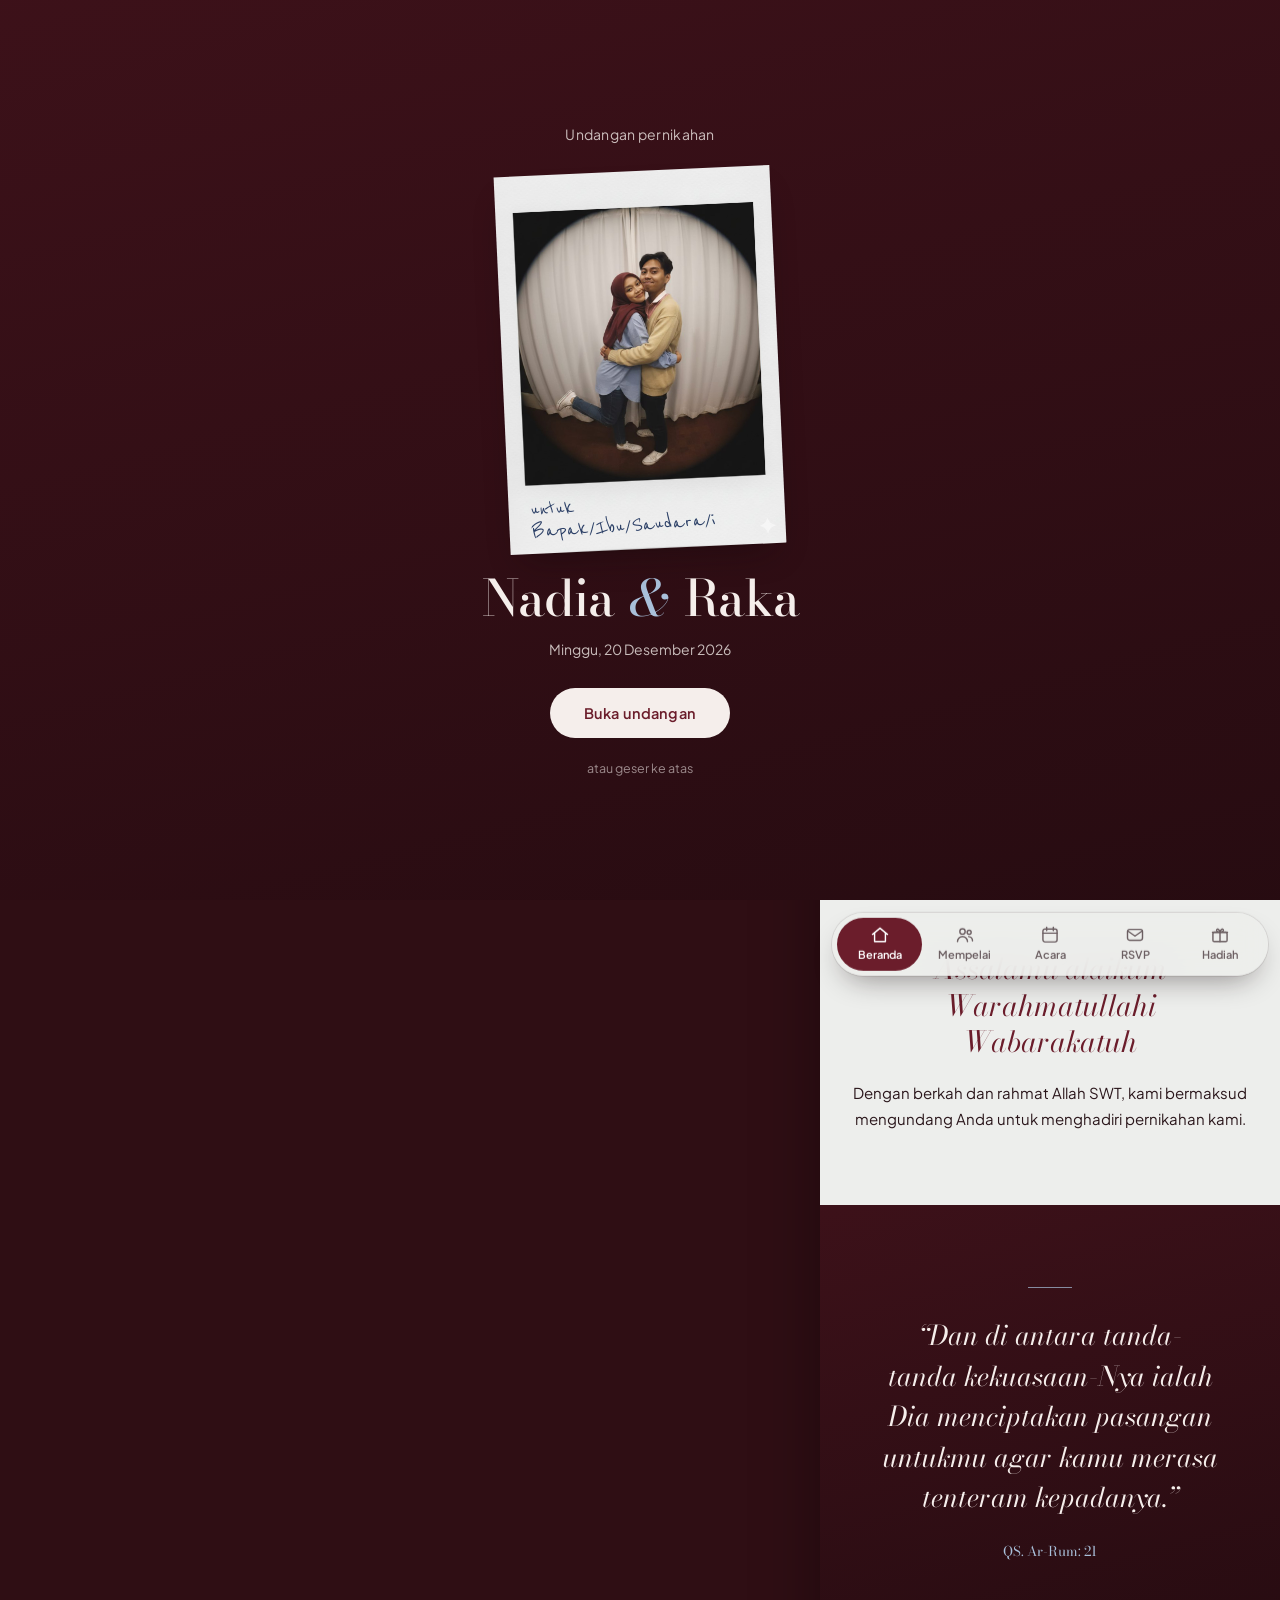
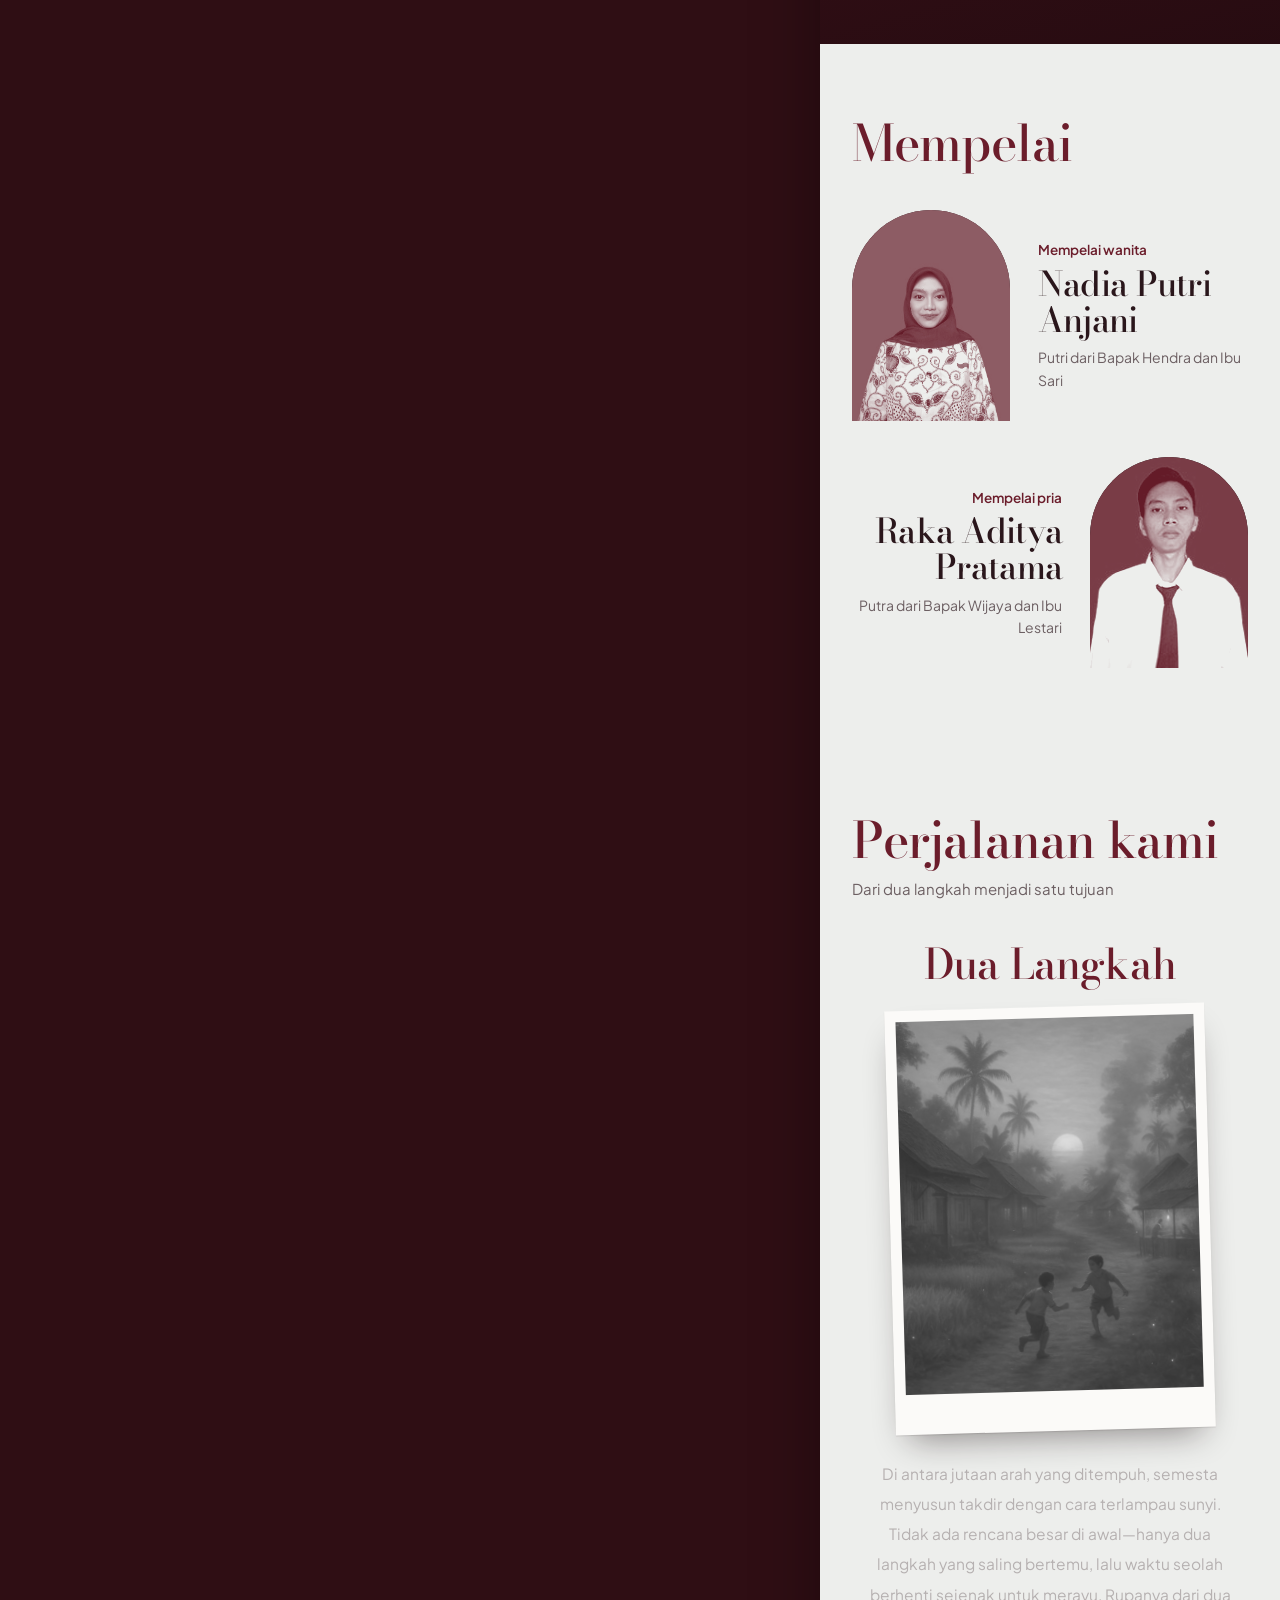
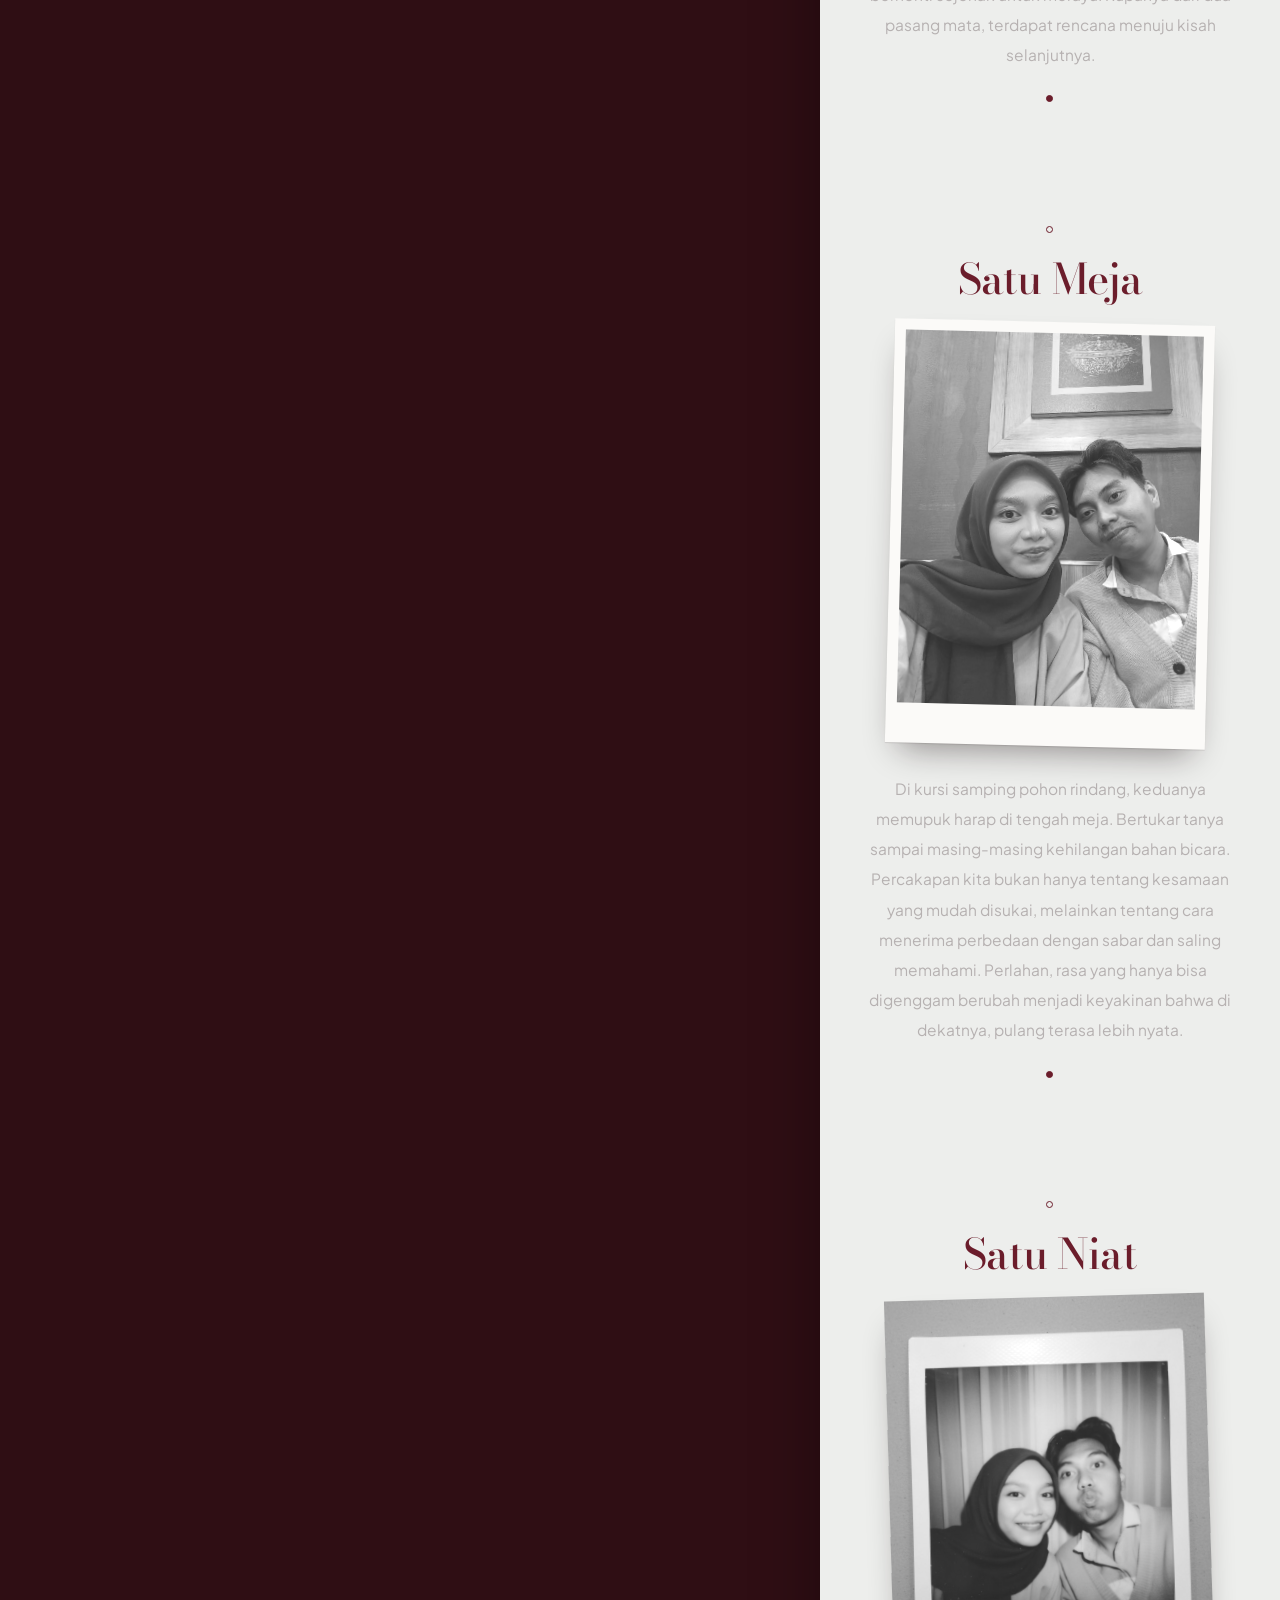
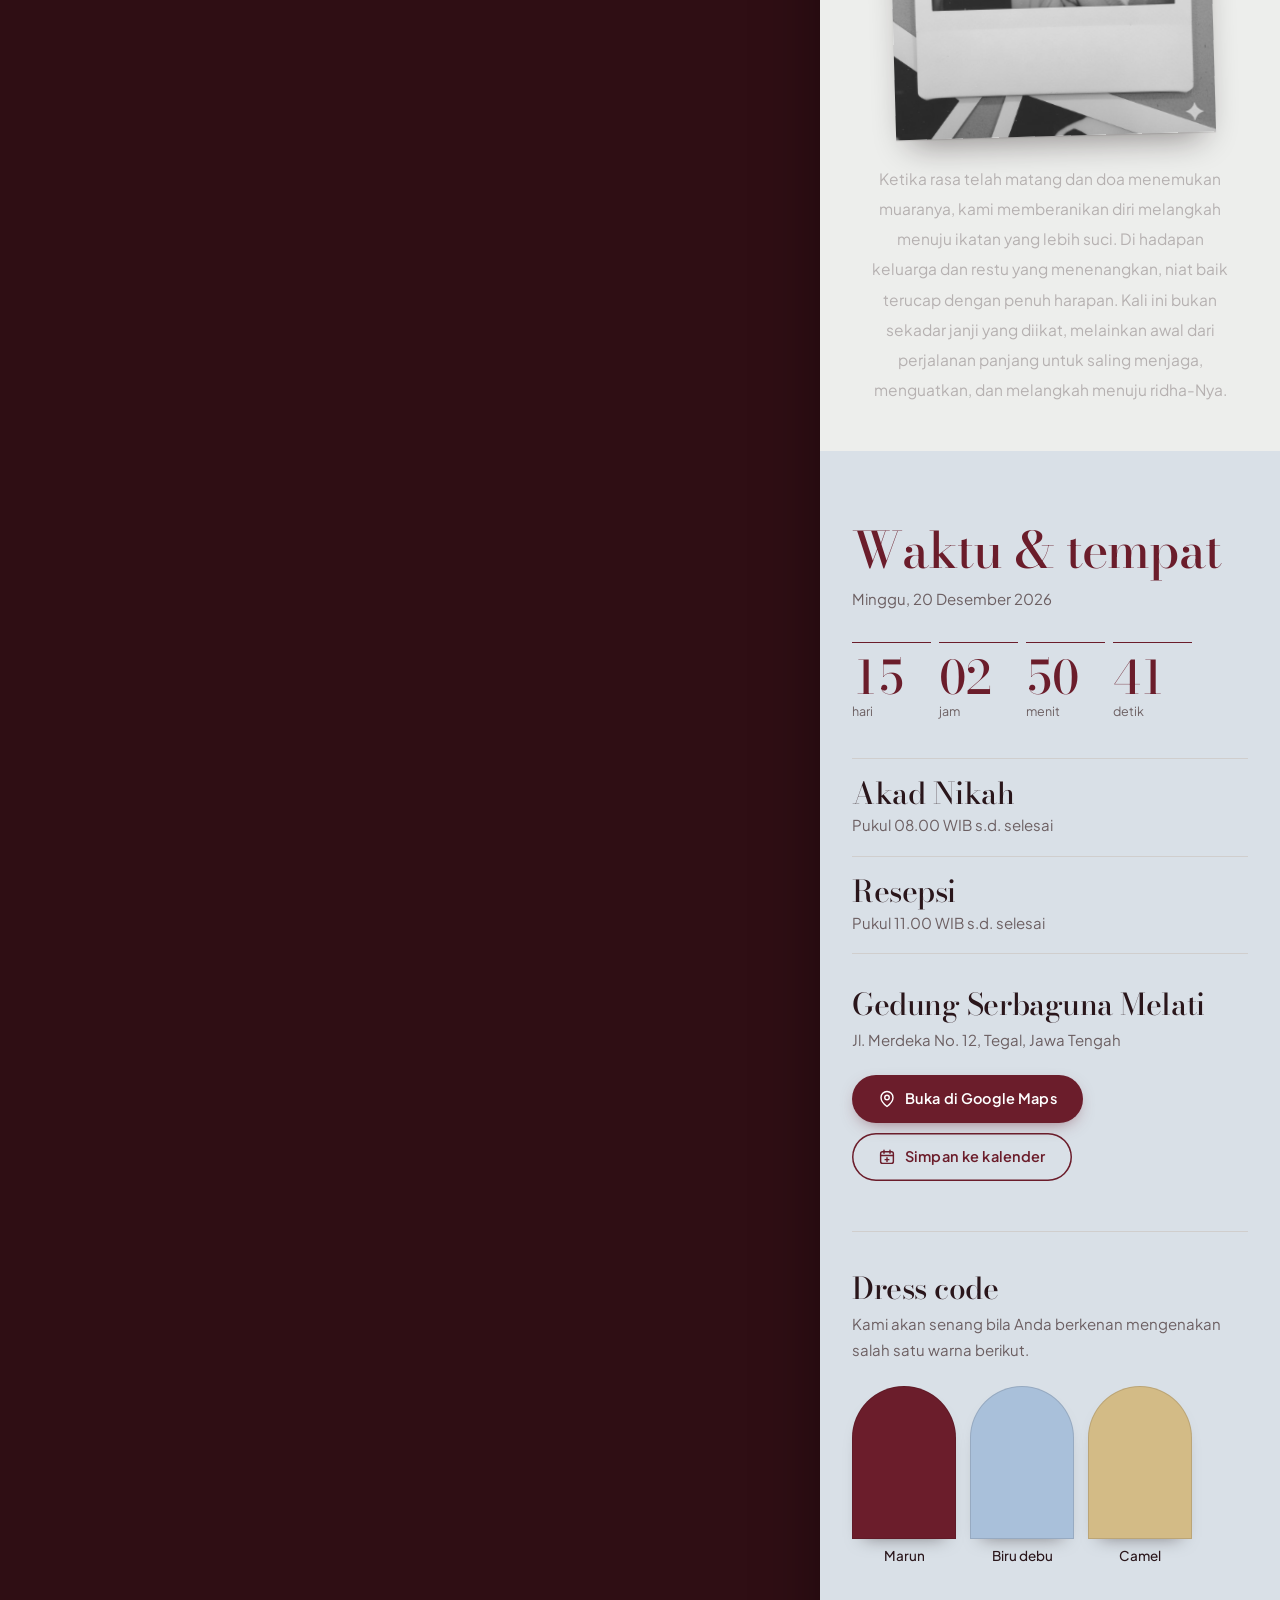
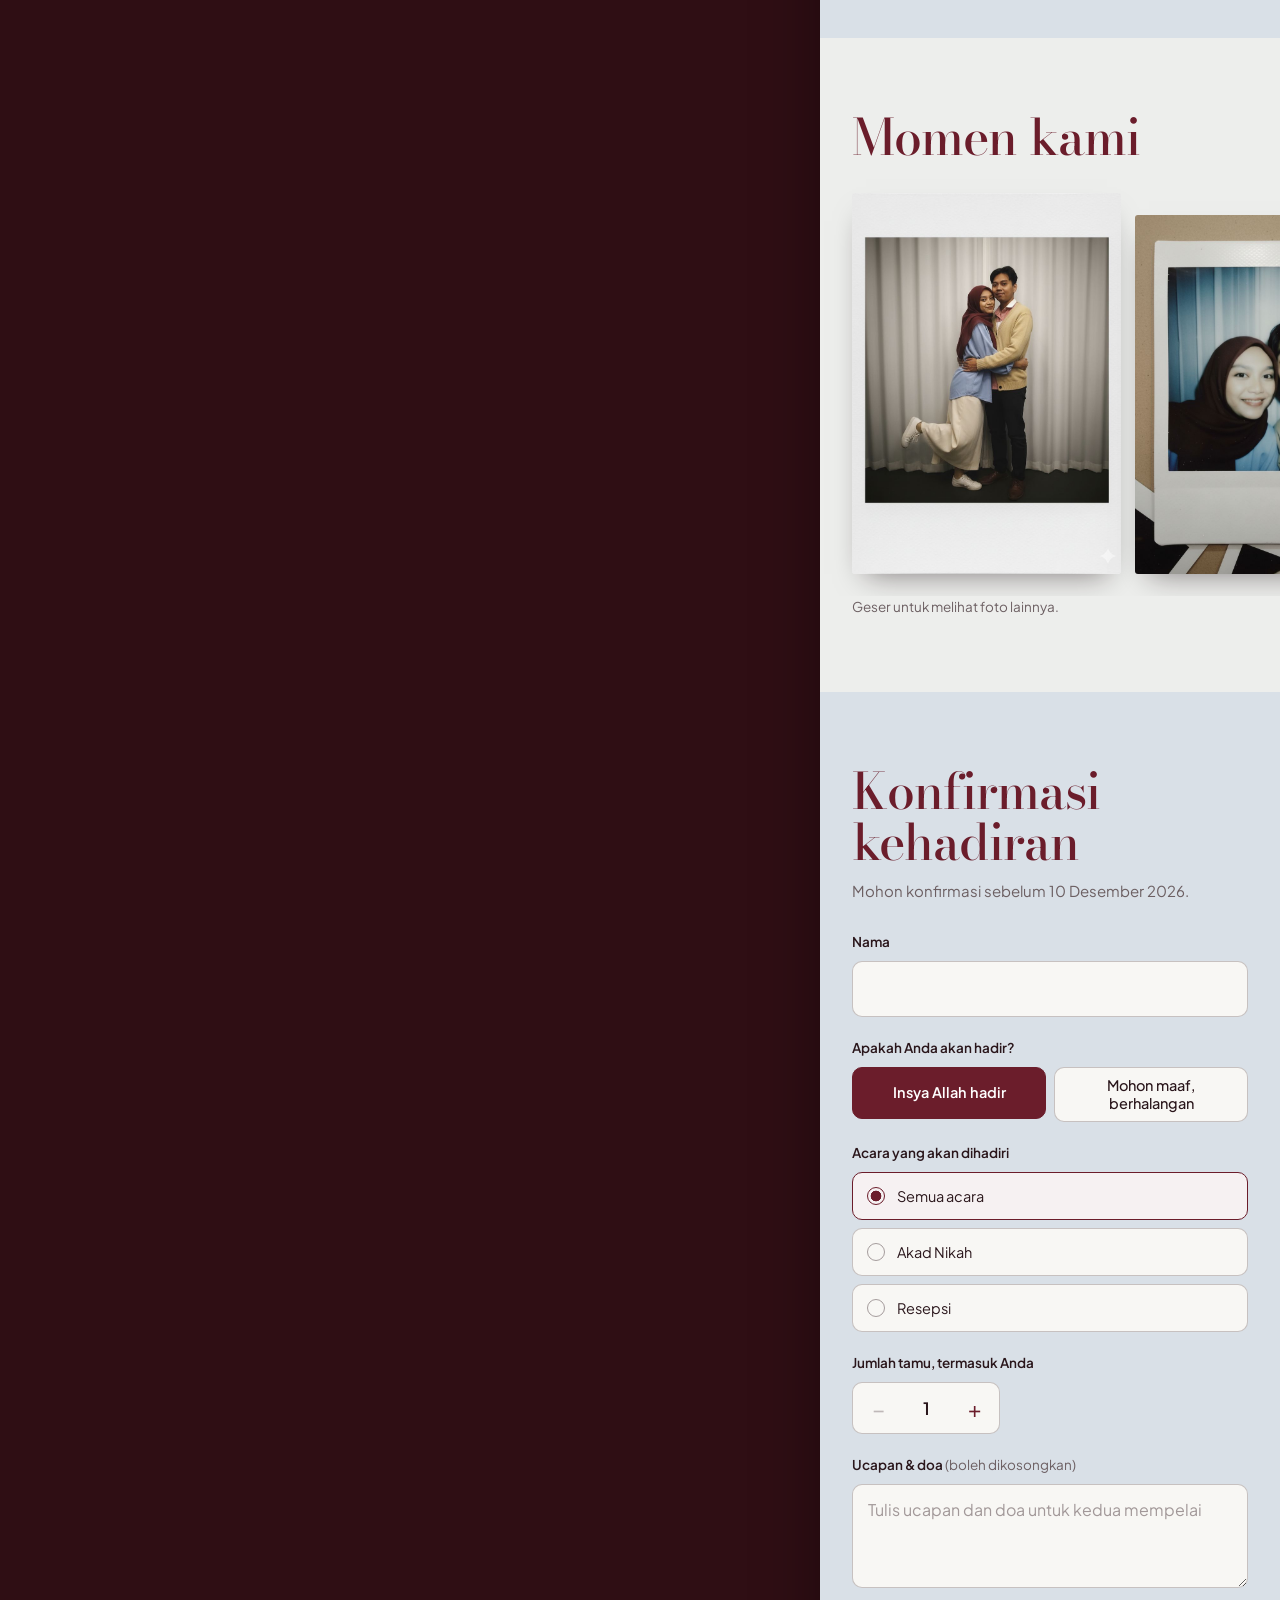
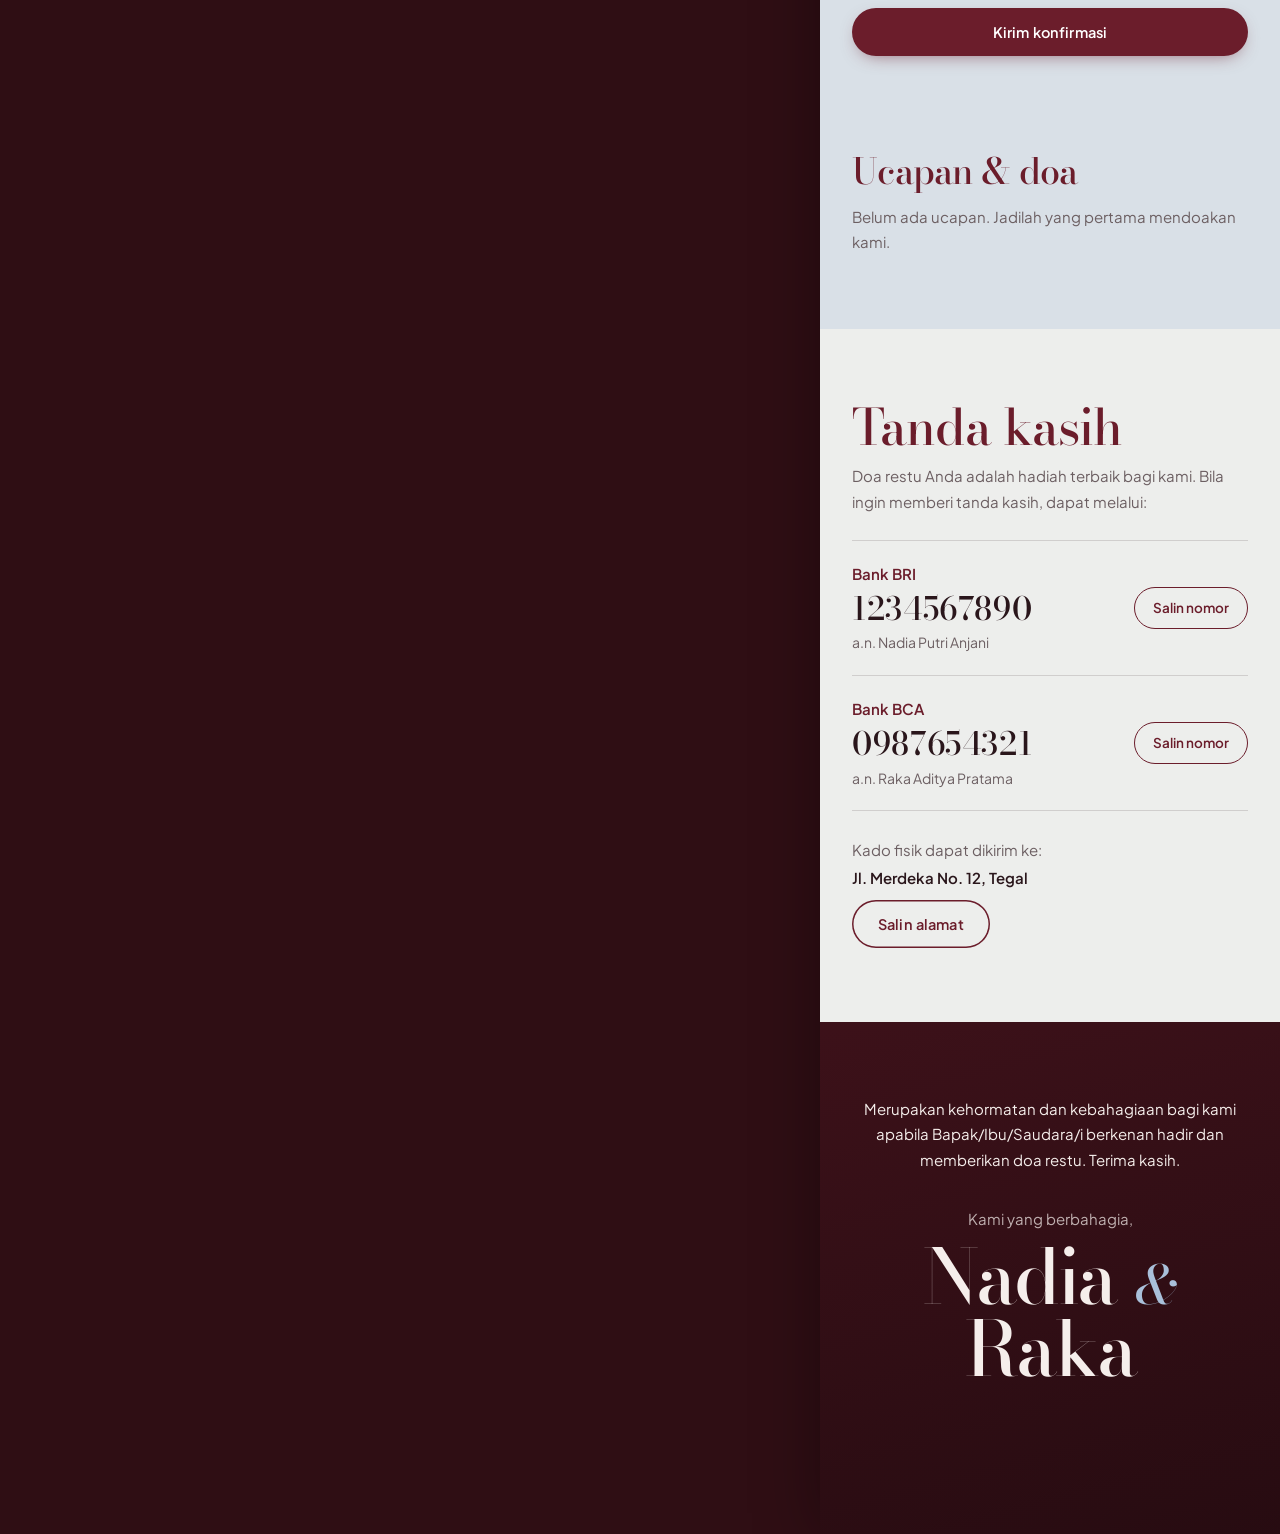
<file: index.html>
<!doctype html><html lang="id"><head><meta charset="utf-8">
<meta name="viewport" content="width=device-width,initial-scale=1,viewport-fit=cover">
<meta name="color-scheme" content="light">
<meta name="supported-color-schemes" content="light">
<meta name="theme-color" content="#edeeec"><meta name="robots" content="noindex">
<title>Undangan Pernikahan</title>
<!-- Ganti teks og: ini manual agar muncul saat link dibagikan di WhatsApp (atau pakai tombol index.html di editor.html) -->
<meta property="og:type" content="website"><meta property="og:title" content="The Wedding of Nadia & Raka"><meta property="og:description" content="Kami mengundang Anda ke hari bahagia kami. Minggu, 20 Desember 2026."><meta property="og:image" content="assets/og.jpg"><meta name="twitter:card" content="summary_large_image">
<link rel="icon" href="data:image/svg+xml,%3Csvg xmlns='http://www.w3.org/2000/svg' viewBox='0 0 8 8'%3E%3Ctext y='7' font-size='7'%3E♡%3C/text%3E%3C/svg%3E">
<link rel="preload" href="assets/fonts/bodoni-moda-normal.woff2" as="font" type="font/woff2" crossorigin>
<link rel="preload" href="assets/fonts/plus-jakarta-sans.woff2" as="font" type="font/woff2" crossorigin>
<link rel="stylesheet" href="css/style.css"></head>
<body class="lock"><div id="app"></div>
<button id="mu" aria-label="Putar atau hentikan musik" aria-pressed="false" hidden></button><audio id="au" loop preload="none"></audio>
<noscript><p style="padding:32px;font:16px/1.6 system-ui">Undangan ini membutuhkan JavaScript. Mohon aktifkan JavaScript atau buka lewat browser lain.</p></noscript>
<script src="data/data.js"></script><script src="js/app.js"></script></body></html>
</file>
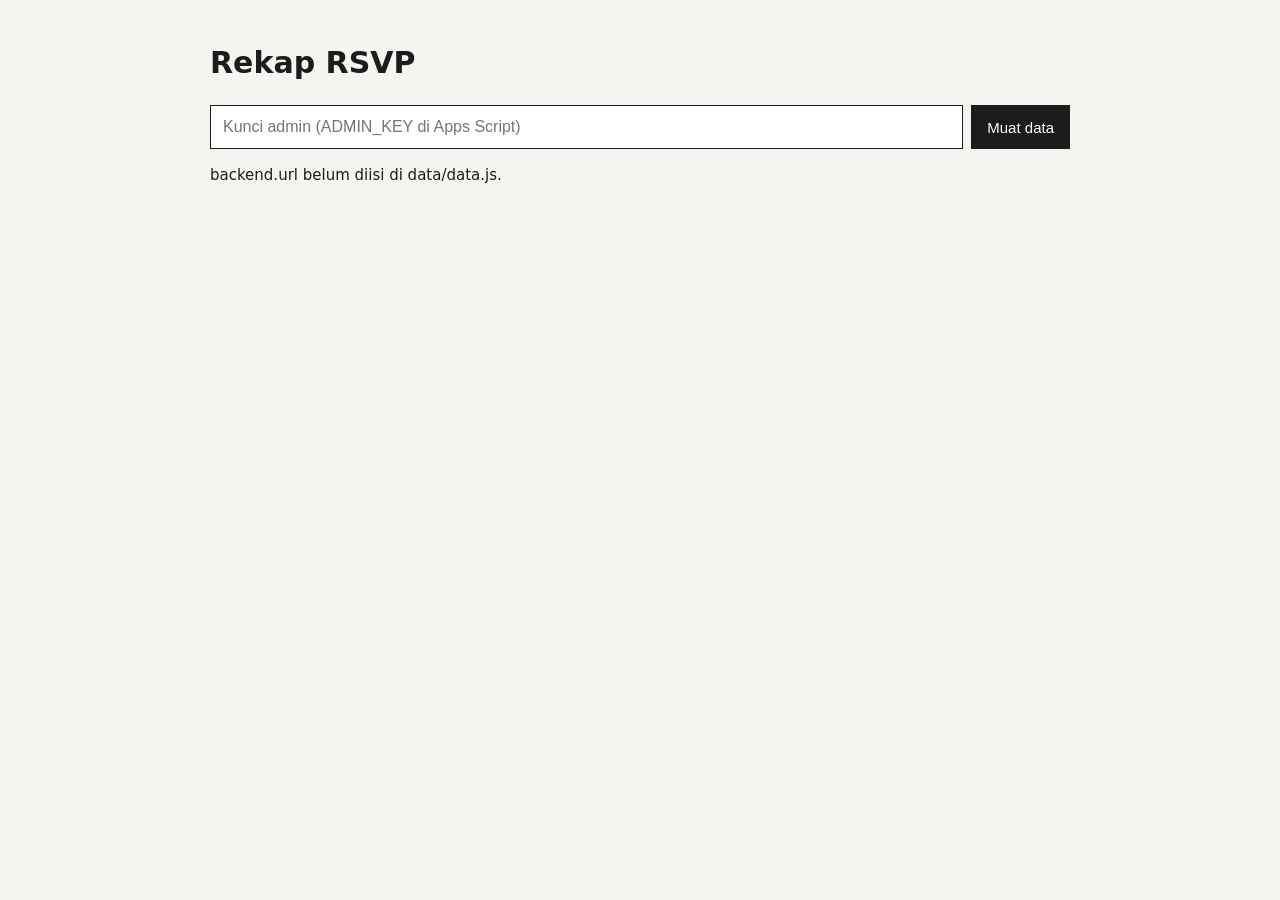
<file: admin.html>
<!doctype html><html lang="id"><head><meta charset="utf-8"><meta name="viewport" content="width=device-width,initial-scale=1"><meta name="robots" content="noindex"><title>Rekap RSVP</title>
<style>*{box-sizing:border-box}body{margin:0;font:15px/1.5 system-ui;background:#f4f4f1;color:#1c1c1c}main{max-width:900px;margin:auto;padding:20px}
form,.bar{display:flex;gap:8px;flex-wrap:wrap;margin:12px 0}input{flex:1;min-width:180px;padding:12px;font-size:16px;border:1px solid #1c1c1c}button{padding:12px 16px;border:0;background:#1c1c1c;color:#fff;font-size:15px;cursor:pointer}
.sum{display:grid;grid-template-columns:repeat(auto-fit,minmax(130px,1fr));gap:10px;margin:14px 0}.sum div{background:#fff;padding:14px;border:1px solid #ddd}.sum b{display:block;font-size:28px;font-weight:300}
.tw{overflow-x:auto;background:#fff;border:1px solid #ddd}table{border-collapse:collapse;width:100%;min-width:620px}th,td{padding:9px 10px;text-align:left;border-bottom:1px solid #eee;vertical-align:top;font-size:14px}th{background:#fafafa}.no{color:#a00}</style></head><body>
<main><h1>Rekap RSVP</h1>
<form id="lg"><input id="k" type="password" placeholder="Kunci admin (ADMIN_KEY di Apps Script)" autocomplete="current-password"><button>Muat data</button></form>
<p id="msg" role="status"></p><div class="sum" id="sum"></div>
<div class="bar"><input id="q" placeholder="Cari nama atau ucapan…" hidden><button id="csv" hidden>Unduh CSV</button></div>
<div class="tw" id="tw" hidden><table id="tb"></table></div></main>
<script src="data/data.js"></script>
<script>
const U=(window.DATA.backend||{}).url,$=s=>document.querySelector(s),esc=s=>String(s??'').replace(/[&<>"]/g,c=>({'&':'&amp;','<':'&lt;','>':'&gt;','"':'&quot;'}[c]));
let rows=[];$('#k').value=sessionStorage.getItem('k')||'';
if(!U)$('#msg').textContent='backend.url belum diisi di data/data.js.';
$('#lg').onsubmit=async e=>{e.preventDefault();if(!U)return;$('#msg').textContent='Memuat…';
 try{const r=await(await fetch(U+'?aksi=admin&kunci='+encodeURIComponent($('#k').value))).json();if(!r.ok)throw r.error;
  sessionStorage.setItem('k',$('#k').value);rows=r.data.reverse();$('#msg').textContent='';['q','csv','tw'].forEach(i=>$('#'+i).hidden=false);draw()}
 catch(x){$('#msg').textContent='Gagal: '+(x||'tidak bisa terhubung ke backend')}};
$('#q').oninput=draw;
function draw(){const q=$('#q').value.toLowerCase(),h=rows.filter(r=>r.h==='Hadir'),by={};h.forEach(r=>by[r.a]=(by[r.a]||0)+Number(r.j||0));
 $('#sum').innerHTML=`<div><b>${rows.length}</b>Konfirmasi</div><div><b>${h.reduce((s,r)=>s+Number(r.j||0),0)}</b>Orang hadir</div><div><b>${rows.length-h.length}</b>Tidak hadir</div>`+Object.entries(by).map(([a,n])=>`<div><b>${n}</b>${esc(a)}</div>`).join('');
 $('#tb').innerHTML='<tr><th>Waktu</th><th>Nama</th><th>Status</th><th>Acara</th><th>Jml</th><th>Ucapan</th></tr>'+rows.filter(r=>(r.n+' '+r.u).toLowerCase().includes(q)).map(r=>`<tr><td>${esc(new Date(r.t).toLocaleString('id-ID'))}</td><td>${esc(r.n)}</td><td class="${r.h==='Hadir'?'':'no'}">${esc(r.h)}</td><td>${esc(r.a)}</td><td>${esc(r.j)}</td><td>${esc(r.u)}</td></tr>`).join('')}
$('#csv').onclick=()=>{const c=v=>'"'+String(v??'').replace(/^[=+\-@]/,"'$&").replace(/"/g,'""')+'"',
 t=['Waktu,Nama,Kehadiran,Acara,Jumlah,Ucapan',...rows.map(r=>[r.t,r.n,r.h,r.a,r.j,r.u].map(c).join(','))].join('\n'),
 a=document.createElement('a');a.href=URL.createObjectURL(new Blob(['\ufeff'+t],{type:'text/csv'}));a.download='rsvp.csv';a.click()};
</script></body></html>
</file>
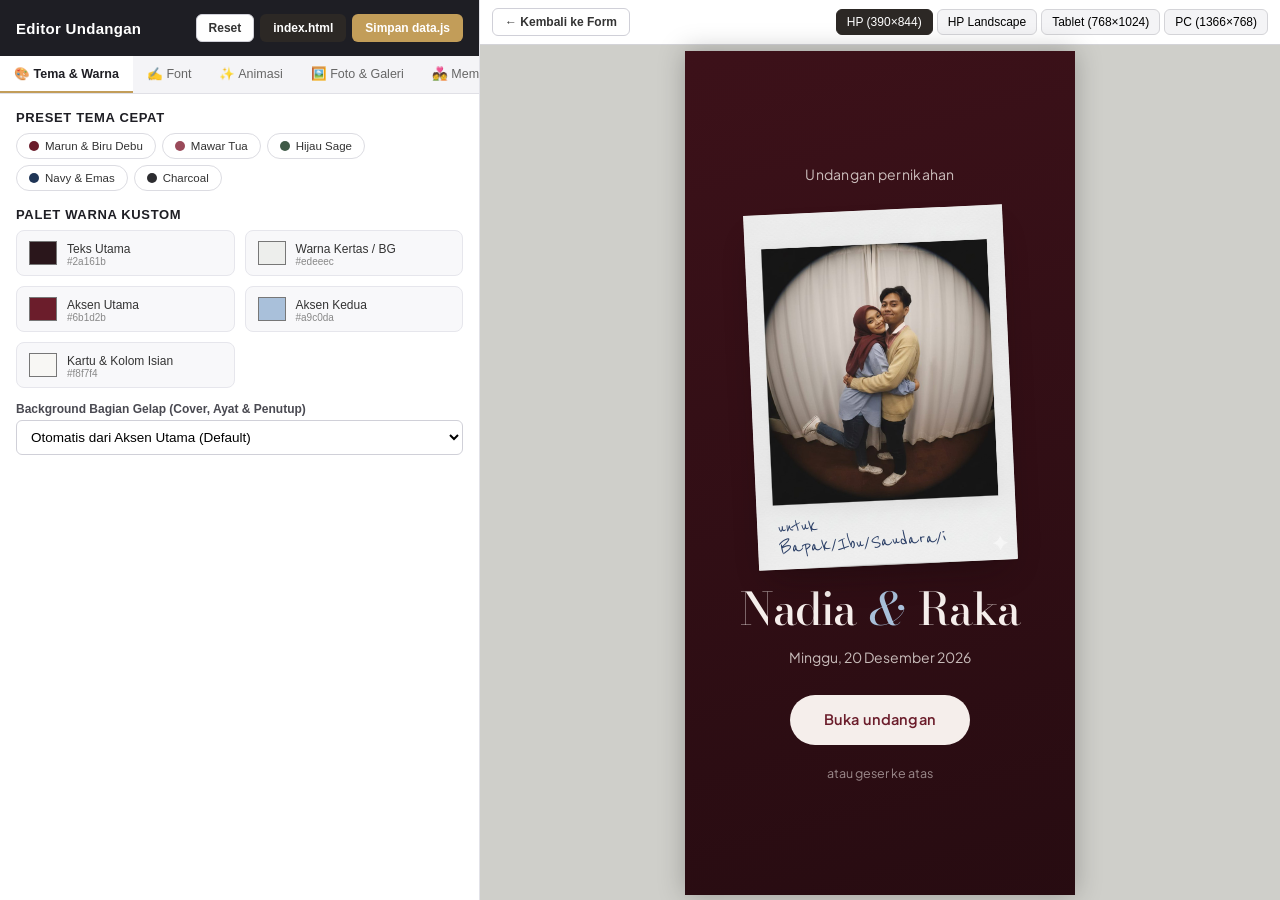
<file: editor.html>
<!doctype html>
<html lang="id">
<head>
<meta charset="utf-8">
<meta name="viewport" content="width=device-width, initial-scale=1">
<title>Editor Undangan Digital Pro</title>
<style>
* { box-sizing: border-box; margin: 0; padding: 0; }
body {
  font: 14px -apple-system, BlinkMacSystemFont, 'Segoe UI', Roboto, Helvetica, Arial, sans-serif;
  color: #333;
  display: grid;
  grid-template-columns: minmax(360px, 480px) 1fr;
  height: 100dvh;
  overflow: hidden;
  background: #f0f0f2;
}

/* Sidebar Form Container */
#sidebar {
  background: #fff;
  border-right: 1px solid #e2e2e8;
  display: flex;
  flex-direction: column;
  height: 100%;
  overflow: hidden;
}
.header-bar {
  padding: 14px 16px;
  background: #1e1e24;
  color: #fff;
  display: flex;
  align-items: center;
  justify-content: space-between;
  gap: 8px;
}
.header-bar h1 { font-size: 15px; font-weight: 600; letter-spacing: 0.02em; }
.header-actions { display: flex; gap: 6px; }

/* Tabs */
.tabs {
  display: flex;
  background: #f4f4f7;
  border-bottom: 1px solid #e0e0e6;
  overflow-x: auto;
  scrollbar-width: none;
}
.tabs::-webkit-scrollbar { display: none; }
.tab-btn {
  padding: 10px 14px;
  font-size: 12.5px;
  font-weight: 500;
  border: 0;
  background: none;
  cursor: pointer;
  white-space: nowrap;
  color: #666;
  border-bottom: 2px solid transparent;
  transition: all 0.2s;
}
.tab-btn:hover { color: #1e1e24; }
.tab-btn.active {
  color: #1e1e24;
  font-weight: 600;
  background: #fff;
  border-bottom-color: #c29d59;
}

/* Tab Panels Scrollable Area */
.tab-content {
  flex: 1;
  overflow-y: auto;
  padding: 16px;
  display: none;
}
.tab-content.active { display: block; }

/* Fieldsets & Form Controls */
.section-title {
  font-size: 13px;
  font-weight: 700;
  color: #1e1e24;
  margin: 16px 0 8px;
  text-transform: uppercase;
  letter-spacing: 0.05em;
  display: flex;
  align-items: center;
  gap: 6px;
}
.section-title:first-child { margin-top: 0; }
.field-group { margin-bottom: 12px; }
label {
  display: block;
  margin-bottom: 4px;
  font-size: 12px;
  font-weight: 600;
  color: #4a4a52;
}
input[type="text"], input[type="number"], select, textarea {
  width: 100%;
  padding: 8px 10px;
  border: 1px solid #d0d0d8;
  border-radius: 6px;
  font: inherit;
  font-size: 13.5px;
  background: #fff;
  transition: border-color 0.2s;
}
input:focus, select:focus, textarea:focus {
  outline: none;
  border-color: #c29d59;
  box-shadow: 0 0 0 2px rgba(194, 157, 89, 0.2);
}

/* Color Pickers Grid */
.color-grid {
  display: grid;
  grid-template-columns: 1fr 1fr;
  gap: 10px;
  margin-bottom: 14px;
}
.color-item {
  display: flex;
  align-items: center;
  gap: 8px;
  background: #f8f8fa;
  border: 1px solid #e6e6ec;
  border-radius: 8px;
  padding: 6px 10px;
}
.color-item input[type="color"] {
  border: 0;
  width: 32px;
  height: 32px;
  border-radius: 6px;
  cursor: pointer;
  background: none;
}
.color-item span { font-size: 12px; font-weight: 500; }

/* Preset Themes Pills */
.theme-presets {
  display: flex;
  flex-wrap: wrap;
  gap: 6px;
  margin-bottom: 16px;
}
.theme-pill {
  padding: 6px 12px;
  border-radius: 20px;
  border: 1px solid #dcdce2;
  background: #fff;
  font-size: 11.5px;
  cursor: pointer;
  display: inline-flex;
  align-items: center;
  gap: 6px;
  transition: all 0.2s;
}
.theme-pill:hover { border-color: #c29d59; background: #faf9f6; }
.theme-dot { width: 10px; height: 10px; border-radius: 50%; }

/* Image Pickers & Previews */
.img-picker-card {
  background: #fbfbfd;
  border: 1px solid #e4e4eb;
  border-radius: 8px;
  padding: 10px;
  margin-bottom: 12px;
}
.img-preview-box {
  display: flex;
  align-items: center;
  gap: 12px;
  margin-top: 6px;
}
.img-thumb {
  width: 60px;
  height: 60px;
  border-radius: 6px;
  object-fit: cover;
  background: #eee;
  border: 1px solid #ddd;
}
.file-upload-btn {
  display: inline-block;
  padding: 6px 12px;
  background: #f0f0f4;
  border: 1px solid #ccc;
  border-radius: 6px;
  font-size: 12px;
  font-weight: 500;
  cursor: pointer;
}
.file-upload-btn:hover { background: #e5e5eb; }

/* Gallery Manager Grid */
.gallery-grid {
  display: grid;
  grid-template-columns: repeat(auto-fill, minmax(90px, 1fr));
  gap: 10px;
  margin: 10px 0;
}
.gallery-slot {
  position: relative;
  aspect-ratio: 1;
  border-radius: 8px;
  overflow: hidden;
  border: 1px solid #ddd;
  background: #eee;
}
.gallery-slot img {
  width: 100%;
  height: 100%;
  object-fit: cover;
}
.gallery-slot button {
  position: absolute;
  top: 4px;
  right: 4px;
  width: 22px;
  height: 22px;
  border-radius: 50%;
  background: rgba(0, 0, 0, 0.7);
  color: #fff;
  border: 0;
  font-size: 12px;
  cursor: pointer;
  display: flex;
  align-items: center;
  justify-content: center;
}

/* Card Lists (Events, Gifts) */
.card-item {
  background: #fafafc;
  border: 1px solid #e2e2ea;
  border-radius: 8px;
  padding: 12px;
  margin-bottom: 10px;
  position: relative;
}
.card-item .btn-del {
  position: absolute;
  top: 10px;
  right: 10px;
  background: #fee2e2;
  color: #dc2626;
  border: 0;
  border-radius: 4px;
  padding: 3px 8px;
  font-size: 11px;
  font-weight: 600;
  cursor: pointer;
}

/* Buttons */
.btn-sm {
  padding: 6px 12px;
  font-size: 12px;
  font-weight: 600;
  border-radius: 6px;
  border: 1px solid transparent;
  cursor: pointer;
  display: inline-flex;
  align-items: center;
  gap: 5px;
}
.btn-primary { background: #c29d59; color: #fff; }
.btn-primary:hover { background: #ab8847; }
.btn-dark { background: #2c2825; color: #fff; }
.btn-dark:hover { background: #443e3a; }
.btn-outline { background: #fff; border-color: #d0d0d8; color: #333; }
.btn-outline:hover { background: #f5f5f7; }
.btn-add {
  width: 100%;
  padding: 8px;
  background: #f0f4ff;
  color: #2563eb;
  border: 1px dashed #93c5fd;
  border-radius: 6px;
  font-weight: 600;
  margin-top: 4px;
  cursor: pointer;
}
.btn-add:hover { background: #e0e7ff; }

/* Range Slider */
.slider-group {
  display: flex;
  align-items: center;
  gap: 10px;
}
.slider-group input[type="range"] { flex: 1; accent-color: #c29d59; cursor: pointer; }
.slider-group span { font-size: 12px; font-weight: 600; min-width: 40px; text-align: right; }

/* Right Panel: Preview */
#preview-area {
  background: #cfcfca;
  position: relative;
  display: flex;
  flex-direction: column;
  overflow: hidden;
}
#preview-topbar {
  padding: 8px 12px;
  background: #fff;
  border-bottom: 1px solid #d4d4d8;
  display: flex;
  align-items: center;
  justify-content: space-between;
}
.device-btns { display: flex; gap: 4px; }
.device-btn {
  padding: 5px 10px;
  font-size: 12px;
  border: 1px solid #d4d4d8;
  border-radius: 6px;
  background: #f4f4f6;
  cursor: pointer;
}
.device-btn.active { background: #2c2825; color: #fff; border-color: #2c2825; }

#iframe-box {
  flex: 1;
  position: relative;
  display: flex;
  align-items: center;
  justify-content: center;
}
iframe {
  border: 0;
  background: #fff;
  position: absolute;
  top: 0;
  left: 0;
  transform-origin: top left;
  box-shadow: 0 0 25px rgba(0, 0, 0, 0.25);
  transition: transform 0.2s;
}

#btn-mobile-toggle { display: none; }

@media (max-width: 840px) {
  body { grid-template-columns: 1fr; }
  #preview-area { display: none; }
  body.mobile-pvw #sidebar { display: none; }
  body.mobile-pvw #preview-area { display: flex; }
  #btn-mobile-toggle { display: inline-block; }
}
</style>
</head>
<body>

<!-- Left: Customizer Sidebar -->
<div id="sidebar">
  <div class="header-bar">
    <h1>Editor Undangan</h1>
    <div class="header-actions">
      <button class="btn-sm btn-outline" id="btn-reset" title="Kembalikan ke data asli">Reset</button>
      <button class="btn-sm btn-dark" id="btn-export-html" title="Unduh index.html untuk preview WhatsApp">index.html</button>
      <button class="btn-sm btn-primary" id="btn-save" title="Unduh data.js untuk disimpan ke folder">Simpan data.js</button>
      <button class="btn-sm btn-outline" id="btn-mobile-toggle">Lihat Preview</button>
    </div>
  </div>

  <!-- Navigation Tabs -->
  <div class="tabs">
    <button class="tab-btn active" data-tab="tab-theme">🎨 Tema & Warna</button>
    <button class="tab-btn" data-tab="tab-font">✍️ Font</button>
    <button class="tab-btn" data-tab="tab-anim">✨ Animasi</button>
    <button class="tab-btn" data-tab="tab-media">🖼️ Foto & Galeri</button>
    <button class="tab-btn" data-tab="tab-mempelai">💑 Mempelai</button>
    <button class="tab-btn" data-tab="tab-story">📖 Our Story</button>
    <button class="tab-btn" data-tab="tab-acara">📅 Acara & Lokasi</button>
    <button class="tab-btn" data-tab="tab-hadiah">🎁 Hadiah</button>
    <button class="tab-btn" data-tab="tab-rsvp">💌 RSVP & Fitur</button>
    <button class="tab-btn" data-tab="tab-links">🔗 Tamu & Share</button>
  </div>

  <!-- TAB 1: Tema & Warna -->
  <div class="tab-content active" id="tab-theme">
    <div class="section-title">Preset Tema Cepat</div>
    <div class="theme-presets">
      <div class="theme-pill" data-theme="marun"><span class="theme-dot" style="background:#6b1d2b"></span>Marun & Biru Debu</div>
      <div class="theme-pill" data-theme="rose"><span class="theme-dot" style="background:#9a4a5a"></span>Mawar Tua</div>
      <div class="theme-pill" data-theme="sage"><span class="theme-dot" style="background:#3f5a47"></span>Hijau Sage</div>
      <div class="theme-pill" data-theme="navy"><span class="theme-dot" style="background:#1f3556"></span>Navy & Emas</div>
      <div class="theme-pill" data-theme="charcoal"><span class="theme-dot" style="background:#2c2c30"></span>Charcoal</div>
    </div>

    <div class="section-title">Palet Warna Kustom</div>
    <div class="color-grid">
      <div class="color-item">
        <input type="color" id="c-ink">
        <div>
          <span>Teks Utama</span>
          <div style="font-size:10px;color:#888" id="c-ink-val">#2c2825</div>
        </div>
      </div>
      <div class="color-item">
        <input type="color" id="c-bg">
        <div>
          <span>Warna Kertas / BG</span>
          <div style="font-size:10px;color:#888" id="c-bg-val">#fbfaf7</div>
        </div>
      </div>
      <div class="color-item">
        <input type="color" id="c-gold">
        <div>
          <span>Aksen Utama</span>
          <div style="font-size:10px;color:#888" id="c-gold-val">#6b1d2b</div>
        </div>
      </div>
      <div class="color-item">
        <input type="color" id="c-gold2">
        <div>
          <span>Aksen Kedua</span>
          <div style="font-size:10px;color:#888" id="c-gold2-val">#a9c0da</div>
        </div>
      </div>
      <div class="color-item">
        <input type="color" id="c-card">
        <div>
          <span>Kartu & Kolom Isian</span>
          <div style="font-size:10px;color:#888" id="c-card-val">#ffffff</div>
        </div>
      </div>
    </div>

    <div class="field-group">
      <label>Background Bagian Gelap (Cover, Ayat & Penutup)</label>
      <select id="sel-dark-bg">
        <option value="">Otomatis dari Aksen Utama (Default)</option>
        <option value="linear-gradient(150deg, #262422 0%, #1c1a18 100%)">Warm Charcoal Gradient</option>
        <option value="linear-gradient(150deg, #1b2838 0%, #0d1520 100%)">Deep Midnight Blue</option>
        <option value="linear-gradient(150deg, #2a2024 0%, #1a1216 100%)">Dark Burgundy</option>
        <option value="linear-gradient(150deg, #1e2621 0%, #121814 100%)">Deep Forest Emerald</option>
        <option value="#1c1c1c">Hitam Pekat Solid</option>
      </select>
    </div>
  </div>

  <!-- TAB 2: Font & Tipografi -->
  <div class="tab-content" id="tab-font">
    <div class="section-title">Font Judul & Nama</div>
    <div class="field-group">
      <label>Font Judul</label>
      <select id="sel-font-script">
        <option value="'Bodoni Moda', Georgia, serif">Bodoni Moda (Default, tegas & elegan)</option>
        <option value="'Playfair Display', Georgia, serif">Playfair Display (Editorial)</option>
        <option value="'Cormorant Garamond', serif">Cormorant Garamond (Klasik, lembut)</option>
        <option value="'Fraunces', Georgia, serif">Fraunces (Hangat, ramah)</option>
        <option value="'Cinzel', serif">Cinzel (Megah, tradisional)</option>
      </select>
    </div>

    <div class="section-title">Font Teks / Isi</div>
    <div class="field-group">
      <label>Font Teks Utama</label>
      <select id="sel-font-serif">
        <option value="'Plus Jakarta Sans', system-ui, sans-serif">Plus Jakarta Sans (Default, modern & jelas)</option>
        <option value="'Montserrat', sans-serif">Montserrat (Bersih & minimalis)</option>
        <option value="'Lora', Georgia, serif">Lora (Serif nyaman dibaca)</option>
      </select>
    </div>

    <div class="section-title">Tulisan Tangan (Nama Tamu di Cover)</div>
    <div class="field-group">
      <label>Font Tulisan Tangan</label>
      <select id="sel-font-tulis">
        <option value="">Reenie Beanie (Default)</option>
        <option value="'Caveat', cursive">Caveat (Lebih mudah dibaca)</option>
      </select>
    </div>
  </div>

  <!-- TAB 3: Animasi & Efek -->
  <div class="tab-content" id="tab-anim">
    <div class="section-title">Efek Partikel Layar</div>
    <div class="field-group">
      <label>Pilihan Animasi</label>
      <select id="sel-anim-jenis">
        <option value="petals">🌸 Kelopak Bunga (Petals)</option>
        <option value="hearts">💖 Hati Cinta (Floating Hearts)</option>
        <option value="sparkles">✨ Bintang Berkelip (Sparkles)</option>
        <option value="confetti">🎊 Konfeti Emas (Golden Confetti)</option>
        <option value="none">🚫 Tanpa Animasi</option>
      </select>
    </div>

    <div class="field-group">
      <label>Kecepatan / Durasi Animasi</label>
      <div class="slider-group">
        <input type="range" id="sl-anim-durasi" min="4" max="16" step="1" value="8">
        <span id="val-anim-durasi">8s</span>
      </div>
    </div>

    <div class="field-group">
      <label>Kepadatan / Jumlah Partikel</label>
      <div class="slider-group">
        <input type="range" id="sl-anim-jumlah" min="6" max="28" step="2" value="14">
        <span id="val-anim-jumlah">14</span>
      </div>
    </div>
  </div>

  <!-- TAB 4: Foto & Galeri -->
  <div class="tab-content" id="tab-media">
    <div class="section-title">Foto Utama & Mempelai</div>
    <div class="img-picker-card">
      <label>Foto Utama (Cover & Header)</label>
      <div class="img-preview-box">
        <img id="prev-foto-utama" class="img-thumb" src="" alt="">
        <div>
          <label class="file-upload-btn">
            Ganti Foto
            <input type="file" id="file-foto-utama" accept="image/*" style="display:none">
          </label>
        </div>
      </div>
      <div style="margin-top:8px">
        <label>Reposisi Vertikal Foto Utama</label>
        <div class="slider-group">
          <input type="range" id="sl-foto-posisi" min="0" max="100" value="50">
          <span id="val-foto-posisi">50%</span>
        </div>
      </div>
    </div>

    <div class="img-picker-card">
      <label>Foto Halaman Utama (di bawah nama)</label>
      <div class="img-preview-box">
        <img id="prev-foto-hero" class="img-thumb" src="" alt="">
        <div>
          <label class="file-upload-btn">
            Ganti Foto
            <input type="file" id="file-foto-hero" accept="image/*" style="display:none">
          </label>
          <p style="font-size:11px;color:#777;margin-top:4px">Kosong = pakai foto pertama galeri.</p>
        </div>
      </div>
    </div>

    <div class="img-picker-card">
      <label>Foto Mempelai Wanita</label>
      <div class="img-preview-box">
        <img id="prev-foto-wanita" class="img-thumb" src="" alt="">
        <div>
          <label class="file-upload-btn">
            Ganti Foto
            <input type="file" id="file-foto-wanita" accept="image/*" style="display:none">
          </label>
        </div>
      </div>
    </div>

    <div class="img-picker-card">
      <label>Foto Mempelai Pria</label>
      <div class="img-preview-box">
        <img id="prev-foto-pria" class="img-thumb" src="" alt="">
        <div>
          <label class="file-upload-btn">
            Ganti Foto
            <input type="file" id="file-foto-pria" accept="image/*" style="display:none">
          </label>
        </div>
      </div>
    </div>

    <div class="section-title">Galeri Foto (Hitam Putih, Berwarna saat di Klik)</div>
    <p style="font-size:12px;color:#666;margin-bottom:8px">Tambah foto baru dari perangkat atau URL:</p>
    <div class="gallery-grid" id="galeri-list"></div>
    <label class="btn-add" style="text-align:center;display:block">
      + Upload Foto Baru ke Galeri
      <input type="file" id="file-foto-galeri" accept="image/*" style="display:none">
    </label>
  </div>

  <!-- TAB 5: Data Mempelai -->
  <div class="tab-content" id="tab-mempelai">
    <div class="section-title">Judul Undangan</div>
    <div class="field-group">
      <label>Judul Dokumen</label>
      <input type="text" id="inp-judul">
    </div>

    <div class="section-title">Mempelai Wanita</div>
    <div class="field-group">
      <label>Nama Panggilan</label>
      <input type="text" id="w-panggilan">
    </div>
    <div class="field-group">
      <label>Nama Lengkap</label>
      <input type="text" id="w-lengkap">
    </div>
    <div class="field-group">
      <label>Nama Orang Tua</label>
      <input type="text" id="w-orangtua">
    </div>

    <div class="section-title">Mempelai Pria</div>
    <div class="field-group">
      <label>Nama Panggilan</label>
      <input type="text" id="p-panggilan">
    </div>
    <div class="field-group">
      <label>Nama Lengkap</label>
      <input type="text" id="p-lengkap">
    </div>
    <div class="field-group">
      <label>Nama Orang Tua</label>
      <input type="text" id="p-orangtua">
    </div>

    <div class="section-title">Salam & Kisah</div>
    <div class="field-group">
      <label>Kalimat Salam Pembuka</label>
      <textarea id="inp-salam" rows="2"></textarea>
    </div>
    <div class="field-group">
      <label>Kisah Pertemuan / Cerita</label>
      <textarea id="inp-cerita" rows="3"></textarea>
    </div>
    <div class="field-group">
      <label>Salam Penutup</label>
      <textarea id="inp-penutup" rows="2"></textarea>
    </div>
  </div>

  <!-- TAB: Our Story -->
  <div class="tab-content" id="tab-story">
    <div class="section-title">Our Story</div>
    <div class="field-group"><label>Judul Bagian</label><input type="text" id="ks-judul"></div>
    <div class="field-group"><label>Sub-judul (kosongkan untuk menyembunyikan)</label><input type="text" id="ks-sub"></div>
    <div class="section-title">Bab Cerita</div>
    <p style="font-size:12px;color:#666;margin-bottom:8px">Antar bab otomatis dipisah garis panjang. Foto tampil hitam-putih lalu berwarna saat di-scroll.</p>
    <div id="kisah-list"></div>
    <button class="btn-add" id="btn-add-kisah">+ Tambah Bab</button>
  </div>

  <!-- TAB 6: Acara & Lokasi -->
  <div class="tab-content" id="tab-acara">
    <div class="section-title">Tanggal Acara Utama</div>
    <div class="field-group">
      <label>Tanggal Teks (Tampilan)</label>
      <input type="text" id="inp-tanggal-teks">
    </div>
    <div class="field-group">
      <label>Tanggal ISO (Untuk Countdown)</label>
      <input type="text" id="inp-tanggal-iso">
    </div>

    <div class="section-title">Rangkaian Acara</div>
    <div id="acara-list"></div>
    <button class="btn-add" id="btn-add-acara">+ Tambah Acara</button>

    <div class="section-title">Lokasi Acara</div>
    <div class="field-group">
      <label>Nama Gedung / Tempat</label>
      <input type="text" id="lok-nama">
    </div>
    <div class="field-group">
      <label>Alamat Lengkap</label>
      <textarea id="lok-alamat" rows="2"></textarea>
    </div>
    <div class="field-group">
      <label>Link Google Maps</label>
      <input type="text" id="lok-maps">
    </div>

    <div class="section-title">Dress Code</div>
    <div class="field-group"><label><input type="checkbox" id="dc-aktif"> Tampilkan dress code</label></div>
    <div class="field-group"><label>Judul</label><input type="text" id="dc-judul"></div>
    <div class="field-group"><label>Keterangan</label><textarea id="dc-teks" rows="2"></textarea></div>
    <div id="dc-list"></div>
    <button class="btn-add" id="btn-add-dc">+ Tambah Warna</button>

    <div class="section-title">Ayat / Kutipan Suci</div>
    <div class="field-group">
      <label>Sumber (Surat / Ayat)</label>
      <input type="text" id="ayat-sumber">
    </div>
    <div class="field-group">
      <label>Teks Ayat</label>
      <textarea id="ayat-teks" rows="3"></textarea>
    </div>
  </div>

  <!-- TAB 7: Hadiah & Amplop Digital -->
  <div class="tab-content" id="tab-hadiah">
    <div class="section-title">Rekening Bank / Dompet Digital</div>
    <div id="hadiah-list"></div>
    <button class="btn-add" id="btn-add-hadiah">+ Tambah Rekening</button>

    <div class="section-title">Alamat Kirim Kado Fisik</div>
    <div class="field-group">
      <label>Alamat Pengiriman</label>
      <textarea id="inp-alamat-kado" rows="2"></textarea>
    </div>
  </div>

  <!-- TAB: RSVP & Fitur -->
  <div class="tab-content" id="tab-rsvp">
    <div class="section-title">Konfirmasi Kehadiran (RSVP)</div>
    <div class="field-group">
      <label><input type="checkbox" id="rsvp-aktif"> Tampilkan formulir hadir / tidak hadir</label>
      <p style="font-size:11.5px;color:#777;margin-top:4px">Jika dimatikan, tamu hanya mengirim ucapan & doa.</p>
    </div>
    <div class="field-group"><label>Batas Konfirmasi (teks yang tampil)</label><input type="text" id="rsvp-batas" placeholder="Mohon konfirmasi sebelum 10 Desember 2026."></div>
    <div class="field-group"><label>Maksimal Tamu per Konfirmasi (1–10)</label><input type="number" id="rsvp-maks" min="1" max="10"></div>

    <div class="section-title">WhatsApp</div>
    <div class="field-group">
      <label>Nomor WhatsApp Penerima (format 62812…)</label>
      <input type="text" id="inp-wa" placeholder="6281234567890">
      <p style="font-size:11.5px;color:#777;margin-top:4px">Dipakai bila Web App URL Google Sheets belum diisi: konfirmasi dikirim lewat WhatsApp.</p>
    </div>

    <div class="section-title">Salam & Siaran Langsung</div>
    <div class="field-group"><label>Salam Pembuka</label><input type="text" id="inp-salam-pembuka" placeholder="Assalamu’alaikum Warahmatullahi Wabarakatuh"></div>
    <div class="field-group"><label>Link Siaran Langsung (kosongkan jika tidak ada)</label><input type="text" id="inp-stream-url" placeholder="https://youtube.com/live/…"></div>
    <div class="field-group"><label>Teks Tombol Siaran Langsung</label><input type="text" id="inp-stream-teks"></div>
  </div>

  <!-- TAB 8: Tamu, WhatsApp & Bagikan -->
  <div class="tab-content" id="tab-links">
    <div class="section-title">Buat Link untuk Banyak Tamu</div>
    <div class="field-group">
      <label>URL Situs (mis. https://username.github.io/undangan/)</label>
      <input type="text" id="bu" placeholder="Kosongkan jika lokal">
    </div>
    <div class="field-group">
      <label>Daftar Nama Tamu (Satu nama per baris)</label>
      <textarea id="gl" rows="5" placeholder="Bpk. Hendra&#10;Ibu Sari&#10;Sahabat Andi"></textarea>
    </div>
    <button class="btn-sm btn-dark" id="gb" style="width:100%;padding:10px">Salin Semua Link Tamu</button>

    <div class="section-title" style="margin-top:20px">Preview Link di WhatsApp</div>
    <div class="field-group"><label>URL Situs Final (mis. https://username.github.io/undangan/)</label><input type="text" id="bg-url" placeholder="https://username.github.io/nama-repo/"></div>
    <div class="field-group"><label>Judul Preview</label><input type="text" id="bg-judul"></div>
    <div class="field-group"><label>Deskripsi Preview</label><textarea id="bg-desk" rows="2"></textarea></div>
    <div class="field-group"><label>Gambar Preview (path, disarankan 1200×630)</label><input type="text" id="bg-gambar" placeholder="assets/og.jpg"></div>
    <p style="font-size:11.5px;color:#777;margin-bottom:10px">Setelah diisi, tekan tombol <b>index.html</b> di atas dan timpa file index.html di folder.</p>

    <div class="section-title" style="margin-top:20px">Koneksi Backend (Google Sheets)</div>
    <div class="field-group">
      <label>Web App URL Google Apps Script</label>
      <input type="text" id="inp-backend-url" placeholder="https://script.google.com/macros/s/.../exec">
    </div>

    <div class="section-title">File Musik Background</div>
    <div class="field-group">
      <label>Path File MP3</label>
      <input type="text" id="inp-musik" value="assets/musik.mp3">
    </div>
  </div>
</div>

<!-- Right: Interactive Device Preview -->
<div id="preview-area">
  <div id="preview-topbar">
    <button class="btn-sm btn-outline" id="btn-back-form">← Kembali ke Form</button>
    <div class="device-btns">
      <button class="device-btn active" data-d="HP">HP (390×844)</button>
      <button class="device-btn" data-d="HP ↻">HP Landscape</button>
      <button class="device-btn" data-d="Tablet">Tablet (768×1024)</button>
      <button class="device-btn" data-d="PC">PC (1366×768)</button>
    </div>
  </div>
  <div id="iframe-box">
    <iframe id="pv" src="index.html" title="Live Preview"></iframe>
  </div>
</div>

<script src="data/data.js"></script>
<script>
// Load Data & Setup Defaults
const orig = JSON.stringify(window.DATA);
let D = JSON.parse(orig);
const DRAF = 'draf-v3';   // kunci baru: draf dari versi editor lama tidak ikut terbawa
try {
  const d = localStorage.getItem(DRAF);
  if (d) D = JSON.parse(d);
} catch(e) {}

// Lengkapi kunci yang belum ada (draf lama / data.js lama)
{ const O0 = JSON.parse(orig); Object.keys(O0).forEach(k => { if (D[k] === undefined) D[k] = O0[k]; }); }
D.warna = D.warna || '#2a161b';
D.warnaBg = D.warnaBg || '#edeeec';
D.warnaAksen = D.warnaAksen || '#6b1d2b';
D.warnaAksen2 = D.warnaAksen2 || '#a9c0da';
D.warnaCard = D.warnaCard || '#f8f7f4';
D.warnaDark = D.warnaDark || '';
D.fontScript = D.fontScript || "'Bodoni Moda', Georgia, serif";
D.fontSerif = D.fontSerif || "'Plus Jakarta Sans', system-ui, sans-serif";
D.fontTulis = D.fontTulis || '';
D.animasi = D.animasi || { jenis: 'none', durasi: 8, jumlah: 14 };
D.rsvp = D.rsvp || { aktif: true, maksTamu: 4, batas: '' };
D.dresscode = D.dresscode || { aktif: true, judul: 'Dress code', teks: '', warna: [] };
D.streaming = D.streaming || { url: '', teks: 'Tonton siaran langsung' };
D.fotoGaleri = D.fotoGaleri || ['assets/galeri-1.jpg', 'assets/galeri-2.jpg', 'assets/galeri-3.jpg', 'assets/galeri-4.jpg'];
D.cover = D.cover || { judul: 'Undangan pernikahan', sub: '', tombol: 'Buka undangan' };
D.backend = D.backend || { url: '' };
D.bagikan = D.bagikan || { judul: D.judul, deskripsi: 'Kami mengundang Anda ke hari bahagia kami.', gambar: 'assets/og.jpg', urlSitus: '' };

const pv = document.getElementById('pv');
const box = document.getElementById('iframe-box');
const dev = { HP: [390, 844], 'HP ↻': [844, 390], Tablet: [768, 1024], PC: [1366, 768] };
let curDev = 'HP';

// Broadcast live changes to iframe
const send = () => {
  pv.contentWindow.postMessage({ type: 'data', data: D }, '*');
  try { localStorage.setItem(DRAF, JSON.stringify(D)); } catch(e) {}
};

function fit() {
  const b = box.getBoundingClientRect();
  let [w, h] = dev[curDev];
  if (innerWidth <= 840) { w = b.width; h = b.height; }
  const s = Math.min(b.width / w, b.height / h, 1);
  Object.assign(pv.style, {
    width: w + 'px',
    height: h + 'px',
    transform: `scale(${s})`,
    left: ((b.width - w * s) / 2) + 'px',
    top: ((b.height - h * s) / 2) + 'px'
  });
}
pv.onload = send;
addEventListener('resize', fit);

// Device Switcher
document.querySelectorAll('.device-btn').forEach(btn => {
  btn.onclick = () => {
    document.querySelectorAll('.device-btn').forEach(b => b.classList.remove('active'));
    btn.classList.add('active');
    curDev = btn.dataset.d;
    fit();
  };
});

// Mobile View Toggle
const toggleMobile = () => { document.body.classList.toggle('mobile-pvw'); fit(); };
document.getElementById('btn-mobile-toggle').onclick = toggleMobile;
document.getElementById('btn-back-form').onclick = toggleMobile;

// Tab Switcher
document.querySelectorAll('.tab-btn').forEach(btn => {
  btn.onclick = () => {
    document.querySelectorAll('.tab-btn').forEach(b => b.classList.remove('active'));
    document.querySelectorAll('.tab-content').forEach(c => c.classList.remove('active'));
    btn.classList.add('active');
    document.getElementById(btn.dataset.tab).classList.add('active');
  };
});

// Helper Image Compressor (Canvas DataURL)
function compressImage(file, maxDim, cb) {
  const r = new FileReader();
  r.onload = () => {
    const img = new Image();
    img.onload = () => {
      const s = Math.min(1, maxDim / Math.max(img.width, img.height));
      const c = document.createElement('canvas');
      c.width = img.width * s;
      c.height = img.height * s;
      c.getContext('2d').drawImage(img, 0, 0, c.width, c.height);
      cb(c.toDataURL('image/jpeg', 0.85));
    };
    img.src = r.result;
  };
  r.readAsDataURL(file);
}

// Populate Inputs from D
function syncForm() {
  // Warna
  const setCol = (id, val) => {
    const el = document.getElementById(id);
    if (el && val.startsWith('#')) el.value = val;
    const txt = document.getElementById(id + '-val');
    if (txt) txt.textContent = val;
  };
  setCol('c-ink', D.warna);
  setCol('c-bg', D.warnaBg);
  setCol('c-gold', D.warnaAksen);
  setCol('c-gold2', D.warnaAksen2);
  setCol('c-card', D.warnaCard);
  document.getElementById('sel-dark-bg').value = D.warnaDark || '';

  // Font
  document.getElementById('sel-font-script').value = D.fontScript;
  document.getElementById('sel-font-serif').value = D.fontSerif;
  document.getElementById('sel-font-tulis').value = D.fontTulis || '';

  // Animasi
  document.getElementById('sel-anim-jenis').value = D.animasi.jenis || 'petals';
  document.getElementById('sl-anim-durasi').value = D.animasi.durasi || 8;
  document.getElementById('val-anim-durasi').textContent = (D.animasi.durasi || 8) + 's';
  document.getElementById('sl-anim-jumlah').value = D.animasi.jumlah || 14;
  document.getElementById('val-anim-jumlah').textContent = D.animasi.jumlah || 14;

  // Foto Preview & Slider Posisi
  document.getElementById('prev-foto-utama').src = D.fotoUtama || '';
  document.getElementById('prev-foto-wanita').src = D.fotoWanita || '';
  document.getElementById('prev-foto-pria').src = D.fotoPria || '';
  document.getElementById('prev-foto-hero').src = D.fotoHero || (D.fotoGaleri || [])[0] || '';
  const posVal = parseInt(D.fotoPosisi, 10) || 50;
  document.getElementById('sl-foto-posisi').value = posVal;
  document.getElementById('val-foto-posisi').textContent = posVal + '%';

  // Render Galeri
  renderGaleri();

  // Mempelai & Konten
  document.getElementById('inp-judul').value = D.judul || '';
  document.getElementById('w-panggilan').value = D.wanita.panggilan || '';
  document.getElementById('w-lengkap').value = D.wanita.lengkap || '';
  document.getElementById('w-orangtua').value = D.wanita.orangtua || '';
  document.getElementById('p-panggilan').value = D.pria.panggilan || '';
  document.getElementById('p-lengkap').value = D.pria.lengkap || '';
  document.getElementById('p-orangtua').value = D.pria.orangtua || '';
  document.getElementById('inp-salam').value = D.salam || '';
  document.getElementById('inp-cerita').value = D.cerita || '';
  document.getElementById('inp-penutup').value = D.penutup || '';

  // Acara & Lokasi
  document.getElementById('inp-tanggal-teks').value = D.tanggalTeks || '';
  document.getElementById('inp-tanggal-iso').value = D.tanggalISO || '';
  document.getElementById('lok-nama').value = D.lokasi.nama || '';
  document.getElementById('lok-alamat').value = D.lokasi.alamat || '';
  document.getElementById('lok-maps').value = D.lokasi.maps || '';
  document.getElementById('ayat-sumber').value = D.ayat.sumber || '';
  document.getElementById('ayat-teks').value = D.ayat.teks || '';
  document.getElementById('inp-alamat-kado').value = D.alamatKado || '';
  document.getElementById('inp-backend-url').value = D.backend?.url || '';
  document.getElementById('inp-musik').value = D.musik || '';
  document.getElementById('bg-url').value = D.bagikan.urlSitus || '';
  document.getElementById('bg-judul').value = D.bagikan.judul || '';
  document.getElementById('bg-desk').value = D.bagikan.deskripsi || '';
  document.getElementById('bg-gambar').value = D.bagikan.gambar || '';
  document.getElementById('rsvp-aktif').checked = D.rsvp.aktif !== false;
  document.getElementById('rsvp-batas').value = D.rsvp.batas || '';
  document.getElementById('rsvp-maks').value = D.rsvp.maksTamu || 4;
  document.getElementById('inp-wa').value = D.whatsapp || '';
  document.getElementById('inp-salam-pembuka').value = D.salamPembuka || '';
  document.getElementById('inp-stream-url').value = D.streaming.url || '';
  document.getElementById('inp-stream-teks').value = D.streaming.teks || '';
  document.getElementById('dc-aktif').checked = D.dresscode.aktif !== false;
  document.getElementById('dc-judul').value = D.dresscode.judul || '';
  document.getElementById('dc-teks').value = D.dresscode.teks || '';

  renderDress();
  renderAcara();
  renderHadiah();
  renderKisah();
}

const E = v => String(v ?? '').replace(/&/g, '&amp;').replace(/"/g, '&quot;').replace(/</g, '&lt;');

// Render Gallery Slots
function renderGaleri() {
  const g = document.getElementById('galeri-list');
  g.innerHTML = '';
  (D.fotoGaleri || []).forEach((src, idx) => {
    const slot = document.createElement('div');
    slot.className = 'gallery-slot';
    slot.innerHTML = `<img src="${src}"><button title="Hapus foto">✕</button>`;
    slot.querySelector('button').onclick = () => {
      D.fotoGaleri.splice(idx, 1);
      renderGaleri();
      send();
    };
    g.appendChild(slot);
  });
}

// Render Acara Cards
function renderAcara() {
  const a = document.getElementById('acara-list');
  a.innerHTML = '';
  (D.acara || []).forEach((ac, idx) => {
    const item = document.createElement('div');
    item.className = 'card-item';
    item.innerHTML = `
      <button class="btn-del">Hapus</button>
      <div class="field-group">
        <label>Nama Acara</label>
        <input type="text" class="ac-nama" value="${E(ac.nama)}">
      </div>
      <div class="field-group" style="margin-bottom:0">
        <label>Waktu / Jam</label>
        <input type="text" class="ac-waktu" value="${E(ac.waktu)}">
      </div>
    `;
    item.querySelector('.btn-del').onclick = () => {
      D.acara.splice(idx, 1);
      renderAcara();
      send();
    };
    item.querySelector('.ac-nama').oninput = e => { ac.nama = e.target.value; send(); };
    item.querySelector('.ac-waktu').oninput = e => { ac.waktu = e.target.value; send(); };
    a.appendChild(item);
  });
}

// Render Hadiah Cards
function renderHadiah() {
  const h = document.getElementById('hadiah-list');
  h.innerHTML = '';
  (D.hadiah || []).forEach((hd, idx) => {
    const item = document.createElement('div');
    item.className = 'card-item';
    item.innerHTML = `
      <button class="btn-del">Hapus</button>
      <div class="field-group">
        <label>Nama Bank / E-Wallet</label>
        <input type="text" class="hd-bank" value="${E(hd.bank)}">
      </div>
      <div class="field-group">
        <label>Nomor Rekening</label>
        <input type="text" class="hd-rek" value="${E(hd.norek)}">
      </div>
      <div class="field-group" style="margin-bottom:0">
        <label>Atas Nama (a.n.)</label>
        <input type="text" class="hd-an" value="${E(hd.atasNama)}">
      </div>
    `;
    item.querySelector('.btn-del').onclick = () => {
      D.hadiah.splice(idx, 1);
      renderHadiah();
      send();
    };
    item.querySelector('.hd-bank').oninput = e => { hd.bank = e.target.value; send(); };
    item.querySelector('.hd-rek').oninput = e => { hd.norek = e.target.value; send(); };
    item.querySelector('.hd-an').oninput = e => { hd.atasNama = e.target.value; send(); };
    h.appendChild(item);
  });
}

// Render Dress Code
function renderDress() {
  const l = document.getElementById('dc-list');
  l.innerHTML = '';
  (D.dresscode.warna = D.dresscode.warna || []).forEach((w, idx) => {
    const item = document.createElement('div');
    item.className = 'card-item';
    item.innerHTML = `
      <button class="btn-del">Hapus</button>
      <div class="field-group"><label>Nama Warna</label><input type="text" class="dc-n" value="${E(w.nama)}"></div>
      <div class="field-group" style="margin-bottom:0"><label>Warna</label><input type="color" class="dc-c" style="width:100%;height:36px;border:1px solid #d0d0d8;border-radius:6px"></div>`;
    item.querySelector('.dc-c').value = /^#[0-9a-f]{6}$/i.test(w.hex) ? w.hex : '#cccccc';
    item.querySelector('.btn-del').onclick = () => { D.dresscode.warna.splice(idx, 1); renderDress(); send(); };
    item.querySelector('.dc-n').oninput = e => { w.nama = e.target.value; send(); };
    item.querySelector('.dc-c').oninput = e => { w.hex = e.target.value; send(); };
    l.appendChild(item);
  });
}
document.getElementById('btn-add-dc').onclick = () => {
  D.dresscode.warna = D.dresscode.warna || [];
  D.dresscode.warna.push({ nama: 'Warna baru', hex: '#cccccc' });
  renderDress(); send();
};
document.getElementById('dc-aktif').onchange = e => { D.dresscode.aktif = e.target.checked; send(); };
document.getElementById('rsvp-aktif').onchange = e => { D.rsvp.aktif = e.target.checked; send(); };

// Render Our Story
function renderKisah() {
  document.getElementById('ks-judul').value = D.kisahJudul || '';
  document.getElementById('ks-sub').value = D.kisahSub || '';
  const list = document.getElementById('kisah-list');
  list.innerHTML = '';
  (D.kisah = D.kisah || []).forEach((k, idx) => {
    const item = document.createElement('div');
    item.className = 'card-item';
    item.innerHTML = `
      <button class="btn-del">Hapus</button>
      <div class="field-group"><label>Bab ${idx + 1}: Judul</label><input type="text" class="ks-j"></div>
      <div class="field-group"><label>Cerita</label><textarea class="ks-t" rows="6"></textarea></div>
      <div class="field-group"><label>Foto (path atau pilih dari perangkat)</label>
        <input type="text" class="ks-f" placeholder="assets/galeri-1.jpg">
        <label class="btn-add" style="text-align:center;display:block;margin-top:6px">Pilih foto…<input type="file" class="ks-file" accept="image/*" style="display:none"></label></div>
      <div class="field-group" style="margin-bottom:0"><label>Fokus foto (bagian yang dipertahankan)</label>
        <select class="ks-p"><option value="50% 15%">Atas</option><option value="50% 50%">Tengah</option><option value="50% 80%">Bawah</option></select></div>`;
    const q = c => item.querySelector(c);
    q('.ks-j').value = k.judul || '';
    q('.ks-t').value = k.teks || '';
    q('.ks-f').value = String(k.foto || '').startsWith('data:') ? '[foto tertanam]' : (k.foto || '');
    const sp = q('.ks-p');
    if (k.posisi && ![...sp.options].some(o => o.value === k.posisi)) sp.add(new Option('Khusus (' + k.posisi + ')', k.posisi));
    sp.value = k.posisi || '50% 50%';
    q('.btn-del').onclick = () => { D.kisah.splice(idx, 1); renderKisah(); send(); };
    q('.ks-j').oninput = e => { k.judul = e.target.value; send(); };
    q('.ks-t').oninput = e => { k.teks = e.target.value; send(); };
    q('.ks-f').oninput = e => { if (e.target.value !== '[foto tertanam]') { k.foto = e.target.value; send(); } };
    sp.onchange = e => { k.posisi = e.target.value; send(); };
    q('.ks-file').onchange = e => {
      const f = e.target.files[0];
      if (f) compressImage(f, 1200, u => { k.foto = u; q('.ks-f').value = '[foto tertanam]'; send(); });
    };
    list.appendChild(item);
  });
}
document.getElementById('ks-judul').oninput = e => { D.kisahJudul = e.target.value; send(); };
document.getElementById('ks-sub').oninput = e => { D.kisahSub = e.target.value; send(); };
document.getElementById('btn-add-kisah').onclick = () => {
  (D.kisah = D.kisah || []).push({ judul: '', teks: '', foto: '', posisi: '50% 50%' });
  renderKisah(); send();
};

// Event Listeners for Color Pickers
const bindCol = (id, key) => {
  const el = document.getElementById(id);
  el.oninput = () => {
    D[key] = el.value;
    document.getElementById(id + '-val').textContent = el.value;
    send();
  };
};
bindCol('c-ink', 'warna');
bindCol('c-bg', 'warnaBg');
bindCol('c-gold', 'warnaAksen');
bindCol('c-gold2', 'warnaAksen2');
bindCol('c-card', 'warnaCard');

document.getElementById('sel-dark-bg').onchange = e => {
  D.warnaDark = e.target.value;
  send();
};

// Preset Themes
const themes = {
  marun:    { warna: '#2a161b', warnaBg: '#edeeec', warnaAksen: '#6b1d2b', warnaAksen2: '#a9c0da', warnaCard: '#f8f7f4', warnaDark: '' },
  rose:     { warna: '#33262a', warnaBg: '#f3eeee', warnaAksen: '#9a4a5a', warnaAksen2: '#d9b8bd', warnaCard: '#faf6f6', warnaDark: '' },
  sage:     { warna: '#232a25', warnaBg: '#eef0ec', warnaAksen: '#3f5a47', warnaAksen2: '#b7c9b4', warnaCard: '#f8f9f6', warnaDark: '' },
  navy:     { warna: '#16202e', warnaBg: '#eceef1', warnaAksen: '#1f3556', warnaAksen2: '#c9b27a', warnaCard: '#f7f8fa', warnaDark: '' },
  charcoal: { warna: '#1d1d1f', warnaBg: '#efefee', warnaAksen: '#2c2c30', warnaAksen2: '#c8a46a', warnaCard: '#f8f8f7', warnaDark: '' }
};
document.querySelectorAll('.theme-pill').forEach(pill => {
  pill.onclick = () => {
    const t = themes[pill.dataset.theme];
    if (t) {
      Object.assign(D, t);
      syncForm();
      send();
    }
  };
});

// Font Listeners
document.getElementById('sel-font-script').onchange = e => { D.fontScript = e.target.value; send(); };
document.getElementById('sel-font-serif').onchange = e => { D.fontSerif = e.target.value; send(); };
document.getElementById('sel-font-tulis').onchange = e => { D.fontTulis = e.target.value; send(); };

// Animasi Listeners
document.getElementById('sel-anim-jenis').onchange = e => {
  D.animasi = D.animasi || {};
  D.animasi.jenis = e.target.value;
  send();
};
document.getElementById('sl-anim-durasi').oninput = e => {
  D.animasi = D.animasi || {};
  D.animasi.durasi = +e.target.value;
  document.getElementById('val-anim-durasi').textContent = e.target.value + 's';
  send();
};
document.getElementById('sl-anim-jumlah').oninput = e => {
  D.animasi = D.animasi || {};
  D.animasi.jumlah = +e.target.value;
  document.getElementById('val-anim-jumlah').textContent = e.target.value;
  send();
};

// Photo Uploads
document.getElementById('file-foto-utama').onchange = e => {
  const f = e.target.files[0];
  if (!f) return;
  compressImage(f, 1200, res => {
    D.fotoUtama = res;
    document.getElementById('prev-foto-utama').src = res;
    send();
  });
};
document.getElementById('file-foto-hero').onchange = e => {
  const f = e.target.files[0];
  if (!f) return;
  compressImage(f, 1200, res => {
    D.fotoHero = res;
    document.getElementById('prev-foto-hero').src = res;
    send();
  });
};
document.getElementById('file-foto-wanita').onchange = e => {
  const f = e.target.files[0];
  if (!f) return;
  compressImage(f, 600, res => {
    D.fotoWanita = res;
    document.getElementById('prev-foto-wanita').src = res;
    send();
  });
};
document.getElementById('file-foto-pria').onchange = e => {
  const f = e.target.files[0];
  if (!f) return;
  compressImage(f, 600, res => {
    D.fotoPria = res;
    document.getElementById('prev-foto-pria').src = res;
    send();
  });
};

// Gallery Upload
document.getElementById('file-foto-galeri').onchange = e => {
  const f = e.target.files[0];
  if (!f) return;
  compressImage(f, 900, res => {
    D.fotoGaleri = D.fotoGaleri || [];
    D.fotoGaleri.push(res);
    renderGaleri();
    send();
  });
};

// Foto Utama Repositioning Slider
document.getElementById('sl-foto-posisi').oninput = e => {
  const val = e.target.value + '%';
  D.fotoPosisi = val;
  document.getElementById('val-foto-posisi').textContent = val;
  send();
};

// Content Text Listeners
const bindInp = (id, fn) => {
  const el = document.getElementById(id);
  el.oninput = () => { fn(el.value); send(); };
};
bindInp('inp-judul', v => D.judul = v);
bindInp('w-panggilan', v => D.wanita.panggilan = v);
bindInp('w-lengkap', v => D.wanita.lengkap = v);
bindInp('w-orangtua', v => D.wanita.orangtua = v);
bindInp('p-panggilan', v => D.pria.panggilan = v);
bindInp('p-lengkap', v => D.pria.lengkap = v);
bindInp('p-orangtua', v => D.pria.orangtua = v);
bindInp('inp-salam', v => D.salam = v);
bindInp('inp-cerita', v => D.cerita = v);
bindInp('inp-penutup', v => D.penutup = v);
bindInp('inp-tanggal-teks', v => D.tanggalTeks = v);
bindInp('inp-tanggal-iso', v => D.tanggalISO = v);
bindInp('lok-nama', v => D.lokasi.nama = v);
bindInp('lok-alamat', v => D.lokasi.alamat = v);
bindInp('lok-maps', v => D.lokasi.maps = v);
bindInp('ayat-sumber', v => D.ayat.sumber = v);
bindInp('ayat-teks', v => D.ayat.teks = v);
bindInp('inp-alamat-kado', v => D.alamatKado = v);
bindInp('inp-backend-url', v => { D.backend = D.backend || {}; D.backend.url = v; });
bindInp('inp-musik', v => D.musik = v);
bindInp('bg-url', v => D.bagikan.urlSitus = v.trim());
bindInp('bg-judul', v => D.bagikan.judul = v);
bindInp('bg-desk', v => D.bagikan.deskripsi = v);
bindInp('bg-gambar', v => D.bagikan.gambar = v.trim());
bindInp('rsvp-batas', v => D.rsvp.batas = v);
bindInp('rsvp-maks', v => D.rsvp.maksTamu = Math.min(10, Math.max(1, parseInt(v, 10) || 4)));
bindInp('inp-wa', v => D.whatsapp = v.replace(/\D/g, ''));
bindInp('inp-salam-pembuka', v => D.salamPembuka = v);
bindInp('inp-stream-url', v => D.streaming.url = v.trim());
bindInp('inp-stream-teks', v => D.streaming.teks = v);
bindInp('dc-judul', v => D.dresscode.judul = v);
bindInp('dc-teks', v => D.dresscode.teks = v);

// Add Acara & Hadiah
document.getElementById('btn-add-acara').onclick = () => {
  D.acara = D.acara || [];
  D.acara.push({ nama: 'Acara Baru', waktu: 'Pukul 09.00 WIB s.d. selesai' });
  renderAcara();
  send();
};
document.getElementById('btn-add-hadiah').onclick = () => {
  D.hadiah = D.hadiah || [];
  D.hadiah.push({ bank: 'Bank BCA', norek: '1234567890', atasNama: D.wanita.panggilan || '' });
  renderHadiah();
  send();
};

// Reset
document.getElementById('btn-reset').onclick = () => {
  if (confirm('Kembalikan semua pengaturan ke data asli?')) {
    D = JSON.parse(orig);
    syncForm();
    send();
  }
};

// Export data.js
document.getElementById('btn-save').onclick = () => {
  const content = 'window.DATA = ' + JSON.stringify(D, null, 2) + ';\n';
  const a = document.createElement('a');
  a.href = URL.createObjectURL(new Blob([content], { type: 'application/javascript' }));
  a.download = 'data.js';
  a.click();
};

// Export index.html
document.getElementById('btn-export-html').onclick = () => {
  const b = D.bagikan || {};
  const u = (b.urlSitus || '').replace(/\/?$/, '/');
  const A = s => /^https?:/.test(s) ? s : u + s.replace(/^\.?\//, '');
  const e = s => String(s || '').replace(/&/g, '&amp;').replace(/"/g, '&quot;');
  const h = `<!doctype html><html lang="id"><head><meta charset="utf-8">
<meta name="viewport" content="width=device-width,initial-scale=1,viewport-fit=cover">
<meta name="color-scheme" content="light">
<meta name="supported-color-schemes" content="light">
<meta name="theme-color" content="${e(D.warnaBg || '#edeeec')}"><meta name="robots" content="noindex">
<title>${e(D.judul)}</title>
<meta property="og:type" content="website"><meta property="og:title" content="${e(b.judul || D.judul)}"><meta property="og:description" content="${e(b.deskripsi || 'Kami mengundang Anda ke hari bahagia kami.')}">
<meta property="og:image" content="${e(A(b.gambar || 'assets/og.jpg'))}"><meta property="og:url" content="${e(u)}"><meta name="twitter:card" content="summary_large_image">
<link rel="icon" href="data:image/svg+xml,%3Csvg xmlns='http://www.w3.org/2000/svg' viewBox='0 0 8 8'%3E%3Ctext y='7' font-size='7'%3E♡%3C/text%3E%3C/svg%3E">
<link rel="preload" href="assets/fonts/bodoni-moda-normal.woff2" as="font" type="font/woff2" crossorigin>
<link rel="preload" href="assets/fonts/plus-jakarta-sans.woff2" as="font" type="font/woff2" crossorigin>
<link rel="stylesheet" href="css/style.css"></head>
<body class="lock"><div id="app"></div>
<button id="mu" aria-label="Putar atau hentikan musik" aria-pressed="false" hidden></button><audio id="au" loop preload="none"></audio>
<noscript><p style="padding:32px;font:16px/1.6 system-ui">Undangan ini membutuhkan JavaScript. Mohon aktifkan JavaScript atau buka lewat browser lain.</p></noscript>
<script src="data/data.js"><\/script><script src="js/app.js"><\/script></body></html>\n`;
  const a = document.createElement('a');
  a.href = URL.createObjectURL(new Blob([h], { type: 'text/html' }));
  a.download = 'index.html';
  a.click();
};

// Link Tamu Massal Generator
document.getElementById('gb').onclick = () => {
  const base = document.getElementById('bu').value.trim() || (D.bagikan && D.bagikan.urlSitus || '').trim() || location.href.replace('editor.html', '');
  const u = base.replace(/\/?$/, '/') + 'index.html';
  const names = document.getElementById('gl').value.split('\n').map(s => s.trim()).filter(Boolean);
  if (!names.length) return alert('Tuliskan minimal satu nama tamu terlebih dahulu.');
  const result = names.map(n => `${n}\t${u}?to=${encodeURIComponent(n)}`).join('\n');
  navigator.clipboard.writeText(result);
  document.getElementById('gb').textContent = 'Tersalin ke Clipboard! ✓';
  setTimeout(() => document.getElementById('gb').textContent = 'Salin Semua Link Tamu', 2500);
};

// Initial Setup
syncForm();
fit();
</script>
</body>
</html>
</file>
<file: css/style.css>
/* ───────── Font lokal (tanpa Google Fonts: lebih cepat & tidak bergantung jaringan) ───────── */
@font-face{font-family:'Bodoni Moda';src:url(../assets/fonts/bodoni-moda-normal.woff2) format('woff2');font-weight:400 900;font-style:normal;font-display:swap}
@font-face{font-family:'Bodoni Moda';src:url(../assets/fonts/bodoni-moda-italic.woff2) format('woff2');font-weight:400 900;font-style:italic;font-display:swap}
@font-face{font-family:'Plus Jakarta Sans';src:url(../assets/fonts/plus-jakarta-sans.woff2) format('woff2');font-weight:200 800;font-style:normal;font-display:swap}
@font-face{font-family:'Reenie Beanie';src:url(../assets/fonts/reenie-beanie.woff2) format('woff2');font-weight:400;font-style:normal;font-display:swap}
@font-face{font-family:'DSEG7';src:url(../assets/fonts/dseg7.woff2) format('woff2');font-weight:400;font-style:normal;font-display:swap}

/* ───────── Token ─────────
   Palet diambil dari foto pasangan: marun hijab, biru pudar kemeja, abu tirai.
   Semua warna bisa diganti dari editor (data.js); turunan dihitung otomatis. */
:root{
  color-scheme:light;
  --ink:#2a161b;
  --paper:#edeeec;
  --accent:#6b1d2b;
  --accent-2:#a9c0da;
  --card:#f8f7f4;
  --display:'Bodoni Moda','Bodoni 72',Didot,Georgia,serif;
  --body:'Plus Jakarta Sans',system-ui,-apple-system,'Segoe UI',sans-serif;
  --hand:'Reenie Beanie','Bradley Hand','Segoe Print',cursive;
  --pen:#2b3f66;
  --on-dark:#f5eeeb;
  --stamp:#ff8a2a;

  --dark-flat:color-mix(in srgb,var(--accent) 38%,#0a0406);
  --dark:linear-gradient(165deg,color-mix(in srgb,var(--accent) 52%,#0a0406),color-mix(in srgb,var(--accent) 30%,#0a0406));
  --mute:color-mix(in srgb,var(--ink) 66%,var(--paper));
  --line:color-mix(in srgb,var(--ink) 15%,var(--paper));
  --tint:color-mix(in srgb,var(--accent-2) 30%,var(--paper));
  --blush:color-mix(in srgb,var(--accent) 20%,var(--paper));
  --pad:clamp(22px,7vw,32px);
  --col:460px;
}

*,*::before,*::after{box-sizing:border-box}
html{scroll-behavior:smooth;-webkit-text-size-adjust:100%;color-scheme:light !important}
body{margin:0;background:var(--paper);color:var(--ink);font:400 15px/1.7 var(--body);min-height:100dvh;-webkit-font-smoothing:antialiased;-webkit-tap-highlight-color:transparent;color-scheme:light !important}
body.lock{overflow:hidden}
h1,h2,h3,p,figure,blockquote{margin:0}
img{display:block;max-width:100%}
button{font:inherit;color:inherit}
:focus-visible{outline:2px solid var(--accent);outline-offset:3px;border-radius:4px}
.dark :focus-visible,#cover :focus-visible,.side :focus-visible{outline-color:var(--accent-2)}
[hidden]{display:none !important}
.sr{position:absolute;width:1px;height:1px;overflow:hidden;clip:rect(0 0 0 0);white-space:nowrap}

/* ───────── Kerangka ───────── */
#app{display:block}
.col{container-type:inline-size;position:relative;max-width:480px;margin:auto;background:var(--paper);overflow:clip;min-height:100dvh}
.side{display:none}
section{position:relative;padding:clamp(56px,16cqi,84px) var(--pad)}
.hd,.ch-t,.who h3,.agenda b,.venue h3,.wishes h3,.done h3,.bank .no,.cd b,.cv-names,.dress h3{font-variation-settings:'opsz' 26}
.hd{font-family:var(--display);font-weight:500;font-size:clamp(38px,11.5cqi,50px);line-height:1.02;letter-spacing:-.02em;color:var(--accent)}
.sub{color:var(--mute);margin-top:10px;max-width:34ch}
.dark{background:var(--dark);color:var(--on-dark)}
.dark .hd{color:var(--on-dark)}
.dark .sub,.dark .mute{color:color-mix(in srgb,var(--on-dark) 72%,transparent)}
.mute{color:var(--mute)}
.tint{background:var(--tint)}

/* tombol */
.btn{display:inline-flex;align-items:center;justify-content:center;gap:9px;min-height:48px;padding:0 26px;border:0;border-radius:999px;background:var(--accent);color:#fff;font-size:14.5px;font-weight:600;letter-spacing:.01em;text-decoration:none;cursor:pointer;transition:transform .18s,background .2s,box-shadow .2s;box-shadow:0 6px 18px -8px color-mix(in srgb,var(--accent) 70%,transparent)}
.btn:hover{background:color-mix(in srgb,var(--accent) 86%,#000)}
.btn:active{transform:scale(.97)}
.btn[disabled]{opacity:.55;cursor:progress}
.btn.line{background:transparent;color:var(--accent);box-shadow:inset 0 0 0 1.5px currentColor}
.btn.line:hover{background:color-mix(in srgb,var(--accent) 8%,transparent)}
.btn.light{background:var(--on-dark);color:var(--accent);box-shadow:none}
.btn svg{width:18px;height:18px;flex:none}

/* ───────── Cetak foto (elemen penanda desain) ───────── */
.print{position:relative;margin:0;container-type:inline-size;background:#fbfaf8;box-shadow:0 1px 1px rgba(20,8,10,.1),0 18px 34px -14px rgba(20,8,10,.45)}
.print.raw{background:none}                                  /* foto yang sudah berbingkai polaroid */
.print:not(.raw){padding:3.4% 3.4% 12.5%}
.print img{width:100%;height:auto;background:#d9d6d0}
.print.sq img{aspect-ratio:4/5;object-fit:cover}
.print figcaption{position:absolute;left:5%;right:5%;bottom:2.2%;font:400 clamp(20px,7.4cqi,30px)/1 var(--hand);color:var(--pen);text-align:left}
.print.raw figcaption{display:none}
.dev img{filter:grayscale(1) contrast(.8) brightness(1.22) blur(.6px);transition:filter 2.4s ease .15s}
.dev.go img{filter:none}

/* ───────── Cover ───────── */
#cover{position:fixed;inset:0;z-index:60;background:var(--dark);color:var(--on-dark);display:grid;place-items:center;overflow:hidden auto;transition:transform .95s cubic-bezier(.7,0,.2,1),visibility 0s .95s;touch-action:none}
#cover.open{transform:translateY(-100%);visibility:hidden}
#cover .cv-in{width:100%;max-width:440px;min-height:100%;margin:auto;padding:max(28px,env(safe-area-inset-top)) 24px max(26px,env(safe-area-inset-bottom));display:flex;flex-direction:column;align-items:center;justify-content:center;gap:clamp(10px,2.2dvh,20px);text-align:center}
.cv-k{font-size:14px;letter-spacing:.02em;color:color-mix(in srgb,var(--on-dark) 78%,transparent)}
.cv-print{width:min(70vw,42dvh * .73,310px);transform:rotate(-2.6deg);margin:4px 0}
.cv-print .to{position:absolute;left:8%;right:22%;bottom:3.6%;height:11.4%;display:flex;align-items:center;font:400 8.6cqi/.92 var(--hand);color:var(--pen);transform:rotate(-1.4deg);text-align:left}
.cv-print .to span{display:-webkit-box;-webkit-box-orient:vertical;-webkit-line-clamp:2;overflow:hidden;overflow-wrap:anywhere}
.cv-names{font-family:var(--display);font-weight:500;font-size:clamp(38px,11.5vw,50px);line-height:1;letter-spacing:-.025em}
.cv-names i{font-weight:400;color:var(--accent-2);margin:0 .08em}
.cv-date{font-size:14px;color:color-mix(in srgb,var(--on-dark) 78%,transparent);margin-top:-4px}
#cover .btn{margin-top:6px;background:var(--on-dark);color:var(--accent);box-shadow:none;min-height:50px;padding:0 34px}
#cover .btn:hover{background:#fff}
.cv-hint{font-size:12.5px;color:color-mix(in srgb,var(--on-dark) 56%,transparent);animation:nudge 2.2s ease-in-out infinite}
@keyframes nudge{50%{transform:translateY(-5px);opacity:.55}}
@media (max-height:640px){.cv-print{width:min(54vw,34dvh * .73,260px)}.cv-hint{display:none}}
@media (orientation:landscape) and (max-height:520px){
  #cover .cv-in{max-width:860px;flex-direction:row;gap:6vw;text-align:left;padding-block:18px}
  .cv-print{width:min(34vw,76dvh * .73);flex:none}
  .cv-txt{display:flex;flex-direction:column;align-items:flex-start;gap:10px}
}
.cv-txt{display:contents}
@media (orientation:landscape) and (max-height:520px){.cv-txt{display:flex}}

/* ───────── Hero ───────── */
.hero{padding-top:clamp(64px,18cqi,96px);padding-bottom:clamp(44px,12cqi,64px);overflow:hidden}
.names{font-family:var(--display);font-weight:500;font-size:clamp(76px,25.5cqi,128px);line-height:.84;letter-spacing:-.04em;color:var(--accent);font-optical-sizing:auto;position:relative;z-index:2}
.names span{display:block}
.names .b{text-align:right;margin-top:.02em}
.names i{font-weight:400;font-size:.62em;letter-spacing:0;margin-right:.1em;color:var(--ink);vertical-align:.12em}
.hero-print{width:80%;margin:-.38em 0 0 auto;transform:rotate(2.4deg);z-index:1}
.stamp{position:absolute;right:11%;bottom:23.5%;font:400 clamp(11px,4.1cqi,19px)/1 'DSEG7',monospace;letter-spacing:.06em;color:var(--stamp);text-shadow:0 0 5px rgba(255,138,42,.75),0 0 1px rgba(255,138,42,.9);pointer-events:none;mix-blend-mode:normal}
.hero-date{font-family:var(--display);font-style:italic;font-weight:400;font-size:clamp(22px,6.6cqi,28px);margin-top:clamp(26px,8cqi,38px);letter-spacing:-.01em}
.hero-loc{color:var(--mute);margin-top:2px}

/* ───────── Salam & ayat ───────── */
.salam{text-align:center}
.salam .ass{font-family:var(--display);font-style:italic;font-weight:400;font-size:clamp(22px,6.8cqi,29px);line-height:1.25;color:var(--accent);max-width:18ch;margin:0 auto 20px}
.salam p{max-width:36ch;margin-inline:auto}
.salam .cerita{margin-top:20px;color:var(--mute)}
.ayat{text-align:center;padding-block:clamp(60px,18cqi,92px)}
.ayat blockquote{font-family:var(--display);font-style:italic;font-weight:400;font-size:clamp(21px,6.4cqi,27px);line-height:1.5;max-width:26ch;margin:0 auto;text-wrap:balance}
.ayat cite{display:block;font-style:normal;font-size:13.5px;margin-top:22px;color:var(--accent-2)}
.ayat .rule{width:44px;height:1px;background:color-mix(in srgb,var(--accent-2) 70%,transparent);margin:0 auto 28px}

/* ───────── Mempelai ───────── */
.pair{display:grid;grid-template-columns:min(40%,158px) 1fr;gap:clamp(18px,6cqi,28px);align-items:center;margin-top:clamp(30px,9cqi,44px)}
.pair.flip{grid-template-columns:1fr min(40%,158px)}
.pair.flip .arch{order:2}
.pair.flip .who{text-align:right}
.arch{aspect-ratio:3/4;border-radius:999px 999px 4px 4px;overflow:hidden;background:var(--accent);position:relative;isolation:isolate}
.arch img{width:100%;height:100%;object-fit:cover;object-position:50% 18%;filter:grayscale(1) contrast(1.22) brightness(1.04);mix-blend-mode:screen}
.arch::after{content:'';position:absolute;inset:0;background:var(--paper);mix-blend-mode:multiply;pointer-events:none}
.arch div{width:100%;height:100%}
.who .role{font-size:13.5px;color:var(--accent);font-weight:600}
.who h3{font-family:var(--display);font-weight:500;font-size:clamp(26px,8cqi,34px);line-height:1.05;letter-spacing:-.02em;margin:6px 0 8px;text-wrap:balance}
.who p{color:var(--mute);font-size:14px;line-height:1.6}
.pair.flip{margin-top:clamp(26px,8cqi,40px)}

/* ───────── Perjalanan (story) ───────── */
.story{padding-bottom:clamp(40px,10cqi,64px)}
.ch{display:flex;flex-direction:column;align-items:center;text-align:center}
.ch:nth-of-type(odd) .print{transform:rotate(-1.6deg)}
.ch:nth-of-type(even) .print{transform:rotate(1.4deg)}
.ch-t{font-family:var(--display);font-weight:500;font-size:clamp(32px,10cqi,42px);line-height:1;letter-spacing:-.02em;color:var(--accent);margin:0 0 22px}
.ch-ph{display:block;width:min(100%,320px);padding:0;border:0;background:none;cursor:zoom-in}
.ch-ph:focus-visible{outline-offset:6px}
.ch-ph .print{width:100%}
.ch-ph img{object-position:var(--pos,50% 50%)}
.ch-ph .print:not(.raw) img{aspect-ratio:4/5;object-fit:cover;object-position:var(--pos,50% 50%)}
.ch-p{margin:28px auto 0;max-width:33ch;font-size:15.5px;line-height:1.95}
.w{opacity:.28;transition:opacity .4s}.w.lit{opacity:1}
.tl-gap{--f:0;position:relative;width:1px;height:clamp(96px,26cqi,140px);margin:34px auto}
.tl-gap i{position:absolute;inset:0;background:var(--accent);transform-origin:top;transform:scaleY(var(--f))}
.tl-gap::before,.tl-gap::after{content:'';position:absolute;left:50%;width:7px;height:7px;margin-left:-4px;border-radius:50%;border:1px solid var(--accent)}
.tl-gap::before{top:-9px;background:var(--accent)}
.tl-gap::after{bottom:-9px;background:var(--paper);transition:background .5s}
.tl-gap.full::after{background:var(--accent)}

/* ───────── Hari & tempat ───────── */
.cd{display:grid;grid-template-columns:repeat(4,1fr);gap:8px;margin:30px 0 8px;max-width:340px}
.cd div{padding:10px 0 0;border-top:1.5px solid var(--accent);font-size:12.5px;color:var(--mute)}
.cd b{display:block;font-family:var(--display);font-weight:500;font-size:clamp(34px,11cqi,46px);line-height:1.05;letter-spacing:-.03em;color:var(--accent);font-variant-numeric:lining-nums tabular-nums}
.cd-done{margin:26px 0 6px;font-family:var(--display);font-style:italic;font-size:24px;color:var(--accent)}
.agenda{list-style:none;margin:36px 0 0;padding:0;border-top:1px solid var(--line)}
.agenda li{display:flex;flex-direction:column;gap:2px;padding:18px 0;border-bottom:1px solid var(--line)}
.agenda b{font-family:var(--display);font-weight:500;font-size:clamp(24px,7.4cqi,30px);line-height:1.1;letter-spacing:-.015em}
.agenda span{color:var(--mute)}
.venue{margin-top:34px}
.venue h3{font-family:var(--display);font-weight:500;font-size:clamp(24px,7.4cqi,30px);line-height:1.1;letter-spacing:-.015em}
.venue p{color:var(--mute);margin-top:6px;max-width:34ch}
.venue .acts{display:flex;flex-wrap:wrap;gap:10px;margin-top:22px}
.dress{margin-top:clamp(40px,11cqi,56px);padding-top:clamp(30px,9cqi,40px);border-top:1px solid var(--line)}
.dress h3{font-family:var(--display);font-weight:500;font-size:clamp(24px,7.4cqi,30px);line-height:1.1;letter-spacing:-.015em}
.dress p{color:var(--mute);margin-top:6px;max-width:34ch}
.chips{display:grid;grid-template-columns:repeat(auto-fit,minmax(72px,1fr));gap:14px;margin-top:24px;max-width:340px}
.chip{display:grid;gap:9px;justify-items:center;text-align:center;font-size:13.5px;font-weight:500;line-height:1.25}
.chip i{display:block;width:100%;aspect-ratio:3/4.4;border-radius:999px 999px 4px 4px;box-shadow:inset 0 0 0 1px rgba(20,8,10,.12),0 10px 18px -12px rgba(20,8,10,.5)}

/* ───────── Galeri ───────── */
.galeri{padding-inline:0;overflow:hidden}
.galeri .head{padding-inline:var(--pad)}
.strip{display:flex;gap:14px;overflow-x:auto;padding:30px var(--pad) 22px;scroll-snap-type:x mandatory;scroll-padding-inline:var(--pad);scrollbar-width:none;-webkit-overflow-scrolling:touch}
.strip::-webkit-scrollbar{display:none}
.g{flex:0 0 min(68%,290px);scroll-snap-align:start;padding:0;border:0;background:none;cursor:zoom-in;overflow:hidden;border-radius:3px;aspect-ratio:3/4;box-shadow:0 14px 28px -14px rgba(20,8,10,.5)}
.g:nth-child(even){margin-top:22px}
.g img{width:100%;height:100%;object-fit:cover;transition:transform .5s ease}
.g:hover img{transform:scale(1.04)}
.galeri .hint{padding-inline:var(--pad);font-size:13.5px;color:var(--mute)}

/* ───────── RSVP ───────── */
.rsvp form{display:grid;gap:20px;margin-top:28px}
.fld{display:grid;gap:7px;border:0;padding:0;margin:0;min-width:0}
.fld>label,.fld>legend{font-size:13.5px;font-weight:600;padding:0}
.fld legend{margin-bottom:7px}
.in,textarea.in{width:100%;min-height:50px;padding:13px 15px;border:1px solid color-mix(in srgb,var(--ink) 24%,transparent);border-radius:10px;background:#fff;font:inherit;font-size:16px;color:var(--ink);transition:border-color .2s,box-shadow .2s}
textarea.in{resize:vertical;min-height:104px;line-height:1.55}
.in:focus{outline:none;border-color:var(--accent);box-shadow:0 0 0 3px color-mix(in srgb,var(--accent) 18%,transparent)}
.in::placeholder{color:color-mix(in srgb,var(--ink) 42%,transparent)}
.seg{display:grid;grid-template-columns:1fr 1fr;gap:8px}
.seg label{position:relative;display:block}
.seg input,.opt input{position:absolute;opacity:0;inset:0;width:100%;height:100%;margin:0;cursor:pointer}
.seg span{display:flex;align-items:center;justify-content:center;text-align:center;min-height:52px;padding:8px 10px;border-radius:10px;border:1px solid color-mix(in srgb,var(--ink) 24%,transparent);background:#fff;font-size:14.5px;font-weight:500;line-height:1.3;transition:background .2s,color .2s,border-color .2s}
.seg input:checked+span{background:var(--accent);border-color:var(--accent);color:#fff;font-weight:600}
.seg input:focus-visible+span,.opt input:focus-visible+span{outline:2px solid var(--accent);outline-offset:2px}
.opts{display:grid;gap:8px}
.opt{position:relative;display:block}
.opt span{display:flex;align-items:center;gap:12px;min-height:48px;padding:10px 14px;border-radius:10px;border:1px solid color-mix(in srgb,var(--ink) 24%,transparent);background:#fff;font-size:14.5px;transition:border-color .2s,background .2s}
.opt span::before{content:'';flex:none;width:18px;height:18px;border-radius:50%;border:1.5px solid color-mix(in srgb,var(--ink) 40%,transparent);transition:all .2s}
.opt input:checked+span{border-color:var(--accent);background:color-mix(in srgb,var(--accent) 6%,#fff)}
.opt input:checked+span::before{border-color:var(--accent);background:radial-gradient(circle,var(--accent) 0 45%,transparent 50%)}
.step{display:inline-flex;align-items:center;border:1px solid color-mix(in srgb,var(--ink) 24%,transparent);border-radius:10px;background:#fff;width:max-content}
.step button{width:50px;height:50px;border:0;background:none;font-size:22px;line-height:1;cursor:pointer;color:var(--accent)}
.step button:disabled{color:color-mix(in srgb,var(--ink) 28%,transparent);cursor:default}
.step output{min-width:46px;text-align:center;font-weight:600;font-size:17px}
.hp{position:absolute;left:-9999px;width:1px;height:1px;opacity:0}
.status{min-height:1.5em;font-size:14px}
.status.err{color:#a3162d}
.done{background:#fff;border-radius:12px;padding:26px 22px;margin-top:28px;box-shadow:0 14px 28px -18px rgba(20,8,10,.45)}
.done h3{font-family:var(--display);font-weight:500;font-size:28px;line-height:1.1;letter-spacing:-.015em;color:var(--accent)}
.done p{color:var(--mute);margin-top:8px}
.done .btn{margin-top:18px;min-height:44px}
.wishes{margin-top:clamp(44px,12cqi,64px)}
.wishes h3{font-family:var(--display);font-weight:500;font-size:clamp(28px,8.6cqi,36px);line-height:1.05;letter-spacing:-.02em;color:var(--accent)}
.wish{padding:18px 0;border-bottom:1px solid color-mix(in srgb,var(--ink) 14%,transparent);overflow-wrap:anywhere}
.wish:first-child{margin-top:12px;border-top:1px solid color-mix(in srgb,var(--ink) 14%,transparent)}
.wish header{display:flex;align-items:baseline;flex-wrap:wrap;gap:4px 10px}
.wish b{font-weight:600}
.wish .st{font-size:12.5px;color:var(--accent)}
.wish .st.no{color:var(--mute)}
.wish time{font-size:12.5px;color:var(--mute);margin-left:auto}
.wish p{margin-top:6px;font-size:14.5px;line-height:1.65}
.wishes .none{color:var(--mute);margin-top:14px}
.wishes .more{margin-top:20px}

/* ───────── Hadiah ───────── */
.bank{display:grid;grid-template-columns:1fr auto;gap:4px 14px;align-items:center;padding:20px 0;border-bottom:1px solid var(--line);overflow-wrap:anywhere}
.bank:first-of-type{border-top:1px solid var(--line);margin-top:26px}
.bank b{font-weight:600;color:var(--accent)}
.bank .no{grid-column:1;font-family:var(--display);font-weight:500;font-size:clamp(26px,8cqi,32px);letter-spacing:.02em;line-height:1.15;font-variant-numeric:lining-nums}
.bank .an{grid-column:1;color:var(--mute);font-size:14px}
.bank button{grid-column:2;grid-row:1/4;align-self:center;min-height:42px;padding:0 18px;border-radius:999px;border:1.5px solid var(--accent);background:none;color:var(--accent);font-size:13.5px;font-weight:600;cursor:pointer;transition:background .2s,color .2s}
.bank button:hover,.bank button.ok{background:var(--accent);color:#fff}
.kado{margin-top:26px;color:var(--mute)}
.kado b{display:block;color:var(--ink);font-weight:600;margin:2px 0 10px}

/* ───────── Penutup ───────── */
.tutup{text-align:center;padding-bottom:clamp(120px,34cqi,150px)}
.tutup p{max-width:34ch;margin-inline:auto}
.tutup .dari{margin-top:34px}
.tutup .nm{font-family:var(--display);font-weight:500;font-size:clamp(52px,17cqi,76px);line-height:.95;letter-spacing:-.035em;margin-top:8px}
.tutup .nm i{font-weight:400;color:var(--accent-2);font-size:.7em;margin:0 .06em}
.kredit{margin-top:46px;font-size:12.5px;color:color-mix(in srgb,var(--on-dark) 55%,transparent)}
.kredit a{color:inherit}

/* ───────── Navigasi bawah & musik (di luar .col agar fixed tidak terjebak container) ───────── */
#dock{position:fixed;z-index:40;left:50%;bottom:max(12px,env(safe-area-inset-bottom));transform:translate(-50%,140%);width:min(calc(100% - 24px),436px);display:flex;padding:5px;border-radius:999px;background:color-mix(in srgb,var(--paper) 90%,transparent);-webkit-backdrop-filter:blur(14px) saturate(1.2);backdrop-filter:blur(14px) saturate(1.2);box-shadow:0 0 0 1px color-mix(in srgb,var(--ink) 10%,transparent),0 14px 30px -12px rgba(20,8,10,.45);transition:transform .7s cubic-bezier(.2,.8,.2,1) .5s}
body.opened #dock{transform:translate(-50%,0)}
#dock a{flex:1;display:flex;flex-direction:column;align-items:center;gap:1px;padding:7px 2px 6px;border-radius:999px;color:var(--mute);text-decoration:none;font-size:11px;font-weight:600;transition:background .2s,color .2s}
#dock a svg{width:20px;height:20px}
#dock a[aria-current="true"]{background:var(--accent);color:#fff}
#mu{position:fixed;z-index:41;top:max(14px,env(safe-area-inset-top));right:max(14px,calc(50% - 226px));width:42px;height:42px;border-radius:50%;border:0;background:color-mix(in srgb,var(--paper) 90%,transparent);-webkit-backdrop-filter:blur(10px);backdrop-filter:blur(10px);box-shadow:0 0 0 1px color-mix(in srgb,var(--ink) 12%,transparent),0 8px 18px -8px rgba(20,8,10,.4);color:var(--accent);display:flex;align-items:center;justify-content:center;cursor:pointer;opacity:0;pointer-events:none;transition:opacity .5s .9s}
body.opened #mu{opacity:1;pointer-events:auto}
#mu svg{width:20px;height:20px}
#mu .bar{transform-origin:50% 100%;transform-box:fill-box}
#mu.playing .bar{animation:eq 1s ease-in-out infinite}
#mu.playing .bar:nth-child(2){animation-delay:-.4s}
#mu.playing .bar:nth-child(3){animation-delay:-.75s}
#mu .slash{display:none}
#mu:not(.playing) .slash{display:block}
@keyframes eq{0%,100%{transform:scaleY(.35)}50%{transform:scaleY(1)}}

/* ───────── Lightbox ───────── */
#lb{position:fixed;inset:0;z-index:80;background:rgba(14,6,8,.95);display:flex;align-items:center;justify-content:center;touch-action:pan-y}
#lb img{max-width:92vw;max-height:84dvh;object-fit:contain;border-radius:3px;box-shadow:0 0 40px rgba(0,0,0,.6)}
#lb button{position:absolute;background:none;border:0;color:#fff;width:56px;height:56px;font-size:30px;cursor:pointer;display:flex;align-items:center;justify-content:center}
#lbx{top:max(10px,env(safe-area-inset-top));right:10px}
#lbp{left:6px}#lbn{right:6px}

/* ───────── Partikel & konfeti (opsional dari editor) ───────── */
#particles{position:fixed;inset:0;pointer-events:none;z-index:30;overflow:hidden}
.particle-item{position:absolute;pointer-events:none}
.particle-item.petals{top:-30px;background:radial-gradient(ellipse at center,color-mix(in srgb,var(--accent) 24%,#fff) 0%,color-mix(in srgb,var(--accent) 14%,#fff) 70%,transparent 100%);border-radius:50% 0 50% 50%;animation:falling linear infinite;opacity:.8}
.particle-item.hearts{bottom:-30px;color:var(--accent);animation:floatUp linear infinite}
.particle-item.sparkles{top:-20px;color:var(--accent-2);animation:falling linear infinite}
.particle-item.confetti{top:-30px;border-radius:2px;animation:falling linear infinite}
@keyframes falling{0%{transform:translateY(0) rotate(0) translateX(0);opacity:0}10%{opacity:.85}90%{opacity:.7}100%{transform:translateY(105vh) rotate(360deg) translateX(-30px);opacity:0}}
@keyframes floatUp{0%{transform:translateY(0) scale(.8);opacity:0}15%{opacity:.75}85%{opacity:.75}100%{transform:translateY(-105vh) scale(1.1) translateX(25px);opacity:0}}

/* ───────── Layar lebar ───────── */
@media (min-width:500px){body{background:var(--dark-flat)}.col{box-shadow:0 0 60px rgba(0,0,0,.35)}}
@media (min-width:900px){
  .col{margin:0 0 0 auto;width:var(--col)}
  .side{display:grid;place-items:center;position:fixed;inset:0 var(--col) 0 0;background:var(--dark);color:var(--on-dark);overflow:hidden}
  .side-in{width:min(80%,560px);display:grid;gap:clamp(16px,3dvh,30px)}
  .side .names{color:var(--on-dark);font-size:clamp(84px,min(9.4vw,15dvh),150px)}
  .side .names i{color:var(--accent-2)}
  .side .print{width:min(58%,50dvh * .73);margin:0;transform:rotate(-2.6deg);justify-self:end}
  .side-date{font-family:var(--display);font-style:italic;font-size:clamp(22px,3.2dvh,30px)}
  .side-wrap{display:grid;grid-template-columns:1fr;gap:clamp(14px,3dvh,28px)}
  #dock{left:auto;right:12px;transform:translate(0,140%)}
  body.opened #dock{transform:none}
  #mu{right:14px}
}
@media (min-width:900px) and (max-height:600px){.side .print{display:none}}

/* ───────── Gerak berkurang ───────── */
@media (prefers-reduced-motion:reduce){
  html{scroll-behavior:auto}
  .cv-hint,#mu.playing .bar,.particle-item{animation:none !important}
  .dev img{filter:none !important;transition:none}
  .w{opacity:1}.tl-gap i{transform:none}
  #cover,#dock,#mu{transition:none}
}

/* utilitas */
.nt{transition:none !important}
.in,textarea.in,.seg span,.opt span,.step,.done{background:var(--card)}
</file>
